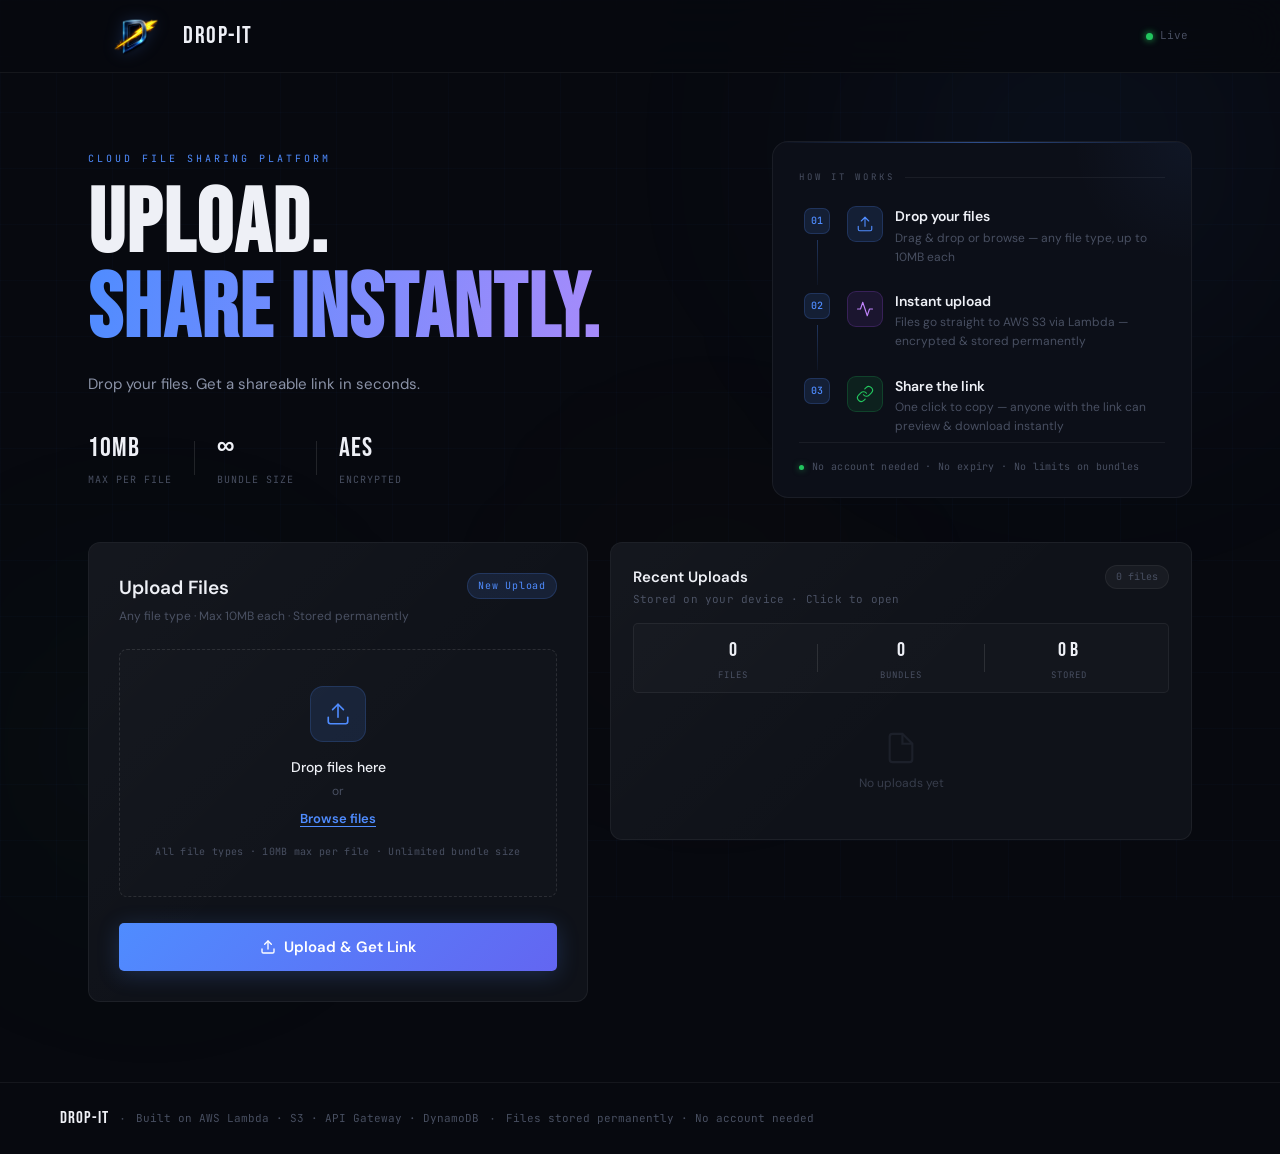
<file: frontend/index.html>
<!DOCTYPE html>
<html lang="en">
<head>
  <meta charset="UTF-8"/>
  <meta name="viewport" content="width=device-width, initial-scale=1.0"/>
  <title>Drop-IT — Serverless File Sharing</title>

  <!-- ── FAVICON — multiple sizes so tab icon is large & crisp ── -->
  <link rel="icon" type="image/x-icon"  href="favicon.ico"/>
  <link rel="icon" type="image/png" sizes="32x32"   href="favicon.ico"/>
  <link rel="icon" type="image/png" sizes="64x64"   href="favicon.ico"/>
  <link rel="icon" type="image/png" sizes="192x192" href="favicon-192.png"/>
  <link rel="icon" type="image/png" sizes="512x512" href="favicon-512.png"/>
  <link rel="apple-touch-icon" sizes="180x180"      href="favicon-180.png"/>
  <meta name="msapplication-TileImage" content="favicon-192.png"/>
  <meta name="theme-color" content="#07090f"/>

  <!-- ── FONTS ── -->
  <link rel="preconnect" href="https://fonts.googleapis.com">
  <link href="https://fonts.googleapis.com/css2?family=Bebas+Neue&family=DM+Sans:ital,wght@0,300;0,400;0,500;0,600;1,400&family=JetBrains+Mono:wght@400;500&display=swap" rel="stylesheet">
  <link rel="stylesheet" href="style.css"/>
</head>
<body>

  <!-- BACKGROUND -->
  <div class="bg-grid"></div>
  <div class="bg-glow g1"></div>
  <div class="bg-glow g2"></div>
  <div class="bg-glow g3"></div>

  <!-- NAV -->
  <nav class="navbar" id="navbar">
    <div class="nav-inner">
      <div class="nav-logo">
        <img src="logo.png" alt="Drop-It" class="nav-logo-img"/>
        <span class="logo-text">Drop-It</span>
      </div>
      <div class="nav-right">
        <span class="online-dot"></span>
        <span class="online-label">Live</span>
      </div>
    </div>
  </nav>

  <!-- HERO -->
  <section class="hero">
    <div class="hero-left">
      <p class="hero-eyebrow">CLOUD FILE SHARING PLATFORM</p>
      <h1 class="hero-title">Upload.<br/><em>Share instantly.</em></h1>
      <p class="hero-desc">Drop your files. Get a shareable link in seconds.</p>
      <div class="hero-stats">
        <div class="hstat"><span class="hstat-n">10MB</span><span class="hstat-l">Max per file</span></div>
        <div class="hstat-sep"></div>
        <div class="hstat"><span class="hstat-n">∞</span><span class="hstat-l">Bundle size</span></div>
        <div class="hstat-sep"></div>
        <div class="hstat"><span class="hstat-n">AES</span><span class="hstat-l">Encrypted</span></div>
      </div>
    </div>

    <!-- HOW IT WORKS -->
    <div class="hero-right">
      <p class="hiw-label">HOW IT WORKS</p>
      <div class="hiw-steps">

        <div class="hiw-step">
          <div class="hiw-step-left">
            <div class="hiw-num">01</div>
            <div class="hiw-line"></div>
          </div>
          <div class="hiw-body">
            <div class="hiw-icon-wrap">
              <svg width="18" height="18" viewBox="0 0 24 24" fill="none">
                <path d="M21 15v4a2 2 0 01-2 2H5a2 2 0 01-2-2v-4" stroke="currentColor" stroke-width="1.5" stroke-linecap="round"/>
                <polyline points="17 8 12 3 7 8" stroke="currentColor" stroke-width="1.5" stroke-linecap="round" stroke-linejoin="round"/>
                <line x1="12" y1="3" x2="12" y2="15" stroke="currentColor" stroke-width="1.5" stroke-linecap="round"/>
              </svg>
            </div>
            <div class="hiw-text">
              <span class="hiw-title">Drop your files</span>
              <span class="hiw-sub">Drag &amp; drop or browse — any file type, up to 10MB each</span>
            </div>
          </div>
        </div>

        <div class="hiw-step">
          <div class="hiw-step-left">
            <div class="hiw-num">02</div>
            <div class="hiw-line"></div>
          </div>
          <div class="hiw-body">
            <div class="hiw-icon-wrap" style="background:rgba(168,85,247,0.1);border-color:rgba(168,85,247,0.2);color:#c084fc">
              <svg width="18" height="18" viewBox="0 0 24 24" fill="none">
                <polyline points="22 12 18 12 15 21 9 3 6 12 2 12" stroke="currentColor" stroke-width="1.5" stroke-linecap="round" stroke-linejoin="round"/>
              </svg>
            </div>
            <div class="hiw-text">
              <span class="hiw-title">Instant upload</span>
              <span class="hiw-sub">Files go straight to AWS S3 via Lambda — encrypted &amp; stored permanently</span>
            </div>
          </div>
        </div>

        <div class="hiw-step">
          <div class="hiw-step-left">
            <div class="hiw-num">03</div>
            <div class="hiw-line hiw-line-last"></div>
          </div>
          <div class="hiw-body">
            <div class="hiw-icon-wrap" style="background:rgba(34,197,94,0.1);border-color:rgba(34,197,94,0.2);color:#22c55e">
              <svg width="18" height="18" viewBox="0 0 24 24" fill="none">
                <path d="M10 13a5 5 0 007.54.54l3-3a5 5 0 00-7.07-7.07l-1.72 1.71" stroke="currentColor" stroke-width="1.5" stroke-linecap="round"/>
                <path d="M14 11a5 5 0 00-7.54-.54l-3 3a5 5 0 007.07 7.07l1.71-1.71" stroke="currentColor" stroke-width="1.5" stroke-linecap="round"/>
              </svg>
            </div>
            <div class="hiw-text">
              <span class="hiw-title">Share the link</span>
              <span class="hiw-sub">One click to copy — anyone with the link can preview &amp; download instantly</span>
            </div>
          </div>
        </div>

      </div>

      <div class="hiw-footer">
        <span class="hiw-footer-dot"></span>
        <span class="hiw-footer-text">No account needed · No expiry · No limits on bundles</span>
      </div>
    </div>
  </section>

  <!-- MAIN -->
  <main class="main">
    <div class="layout">

      <!-- UPLOAD CARD -->
      <div class="card upload-card" id="uploadCard">
        <div class="card-head">
          <div>
            <h2 class="card-title">Upload Files</h2>
            <p class="card-sub">Any file type · Max 10MB each · Stored permanently</p>
          </div>
          <span class="card-tag">New Upload</span>
        </div>

        <!-- DROP ZONE -->
        <div class="dropzone" id="dropzone">
          <!-- EMPTY STATE -->
          <div class="dz-empty" id="dzEmpty">
            <div class="dz-icon-wrap">
              <svg width="26" height="26" viewBox="0 0 24 24" fill="none">
                <path d="M21 15v4a2 2 0 01-2 2H5a2 2 0 01-2-2v-4" stroke="currentColor" stroke-width="1.5" stroke-linecap="round"/>
                <polyline points="17 8 12 3 7 8" stroke="currentColor" stroke-width="1.5" stroke-linecap="round" stroke-linejoin="round"/>
                <line x1="12" y1="3" x2="12" y2="15" stroke="currentColor" stroke-width="1.5" stroke-linecap="round"/>
              </svg>
            </div>
            <p class="dz-main">Drop files here</p>
            <p class="dz-or">or</p>
            <label class="dz-browse" for="fileInput">Browse files</label>
            <input type="file" id="fileInput" multiple hidden/>
            <p class="dz-hint">All file types · 10MB max per file · Unlimited bundle size</p>
          </div>

          <!-- FILES SELECTED STATE -->
          <div class="dz-files" id="dzFiles" style="display:none">
            <div class="dz-files-header">
              <span class="dz-files-count" id="dzFilesCount">0 files selected</span>
              <button class="dz-clear-btn" id="dzClearBtn">Clear all</button>
            </div>
            <div class="dz-file-list" id="dzFileList"></div>
            <label class="dz-add-more" for="fileInput">
              <svg width="13" height="13" viewBox="0 0 24 24" fill="none">
                <line x1="12" y1="5" x2="12" y2="19" stroke="currentColor" stroke-width="2" stroke-linecap="round"/>
                <line x1="5" y1="12" x2="19" y2="12" stroke="currentColor" stroke-width="2" stroke-linecap="round"/>
              </svg>
              Add more files
            </label>
          </div>
        </div>

        <!-- PER-FILE VALIDATION ERRORS -->
        <div id="dzFileErrors"></div>

        <!-- ERROR -->
        <div class="error-strip" id="errorStrip" style="display:none">
          <svg width="15" height="15" viewBox="0 0 24 24" fill="none">
            <circle cx="12" cy="12" r="10" stroke="currentColor" stroke-width="1.5"/>
            <line x1="12" y1="8" x2="12" y2="12" stroke="currentColor" stroke-width="2" stroke-linecap="round"/>
            <line x1="12" y1="16" x2="12.01" y2="16" stroke="currentColor" stroke-width="2" stroke-linecap="round"/>
          </svg>
          <span id="errorMsg">Error</span>
        </div>

        <!-- UPLOAD BTN -->
        <button class="upload-btn" id="uploadBtn">
          <span id="btnNormal" class="btn-inner">
            <svg width="16" height="16" viewBox="0 0 24 24" fill="none">
              <path d="M21 15v4a2 2 0 01-2 2H5a2 2 0 01-2-2v-4" stroke="currentColor" stroke-width="2" stroke-linecap="round"/>
              <polyline points="17 8 12 3 7 8" stroke="currentColor" stroke-width="2" stroke-linecap="round" stroke-linejoin="round"/>
              <line x1="12" y1="3" x2="12" y2="15" stroke="currentColor" stroke-width="2" stroke-linecap="round"/>
            </svg>
            Upload &amp; Get Link
          </span>
          <span id="btnLoading" class="btn-inner" style="display:none">
            <span class="spin"></span> Uploading...
          </span>
        </button>

        <!-- PROGRESS -->
        <div class="progress-area" id="progressArea" style="display:none">
          <div class="prog-row">
            <span class="prog-label" id="progLabel">Uploading...</span>
            <span class="prog-pct" id="progPct">0%</span>
          </div>
          <div class="prog-track"><div class="prog-fill" id="progFill"></div></div>
          <div class="prog-files-status" id="progFilesStatus"></div>
        </div>

        <!-- SUCCESS LINE -->
        <div class="success-line" id="successLine" style="display:none">
          <svg width="14" height="14" viewBox="0 0 24 24" fill="none">
            <polyline points="20 6 9 17 4 12" stroke="currentColor" stroke-width="2.5" stroke-linecap="round" stroke-linejoin="round"/>
          </svg>
          Upload complete — links ready below
        </div>
      </div>

      <!-- RIGHT PANEL -->
      <div class="right-panel">

        <!-- RESULT CARD -->
        <div class="card result-card" id="resultCard" style="display:none">
          <div class="result-head">
            <div class="result-check">
              <svg width="18" height="18" viewBox="0 0 24 24" fill="none">
                <polyline points="20 6 9 17 4 12" stroke="currentColor" stroke-width="2.5" stroke-linecap="round" stroke-linejoin="round"/>
              </svg>
            </div>
            <div>
              <h3 class="result-title">Upload Successful!</h3>
              <p class="result-sub" id="resultSub">Your files are ready to share</p>
            </div>
          </div>

          <!-- BUNDLE LINK -->
          <div id="bundleLinkWrap" style="display:none">
            <p class="link-section-label">
              <svg width="13" height="13" viewBox="0 0 24 24" fill="none">
                <path d="M22 19a2 2 0 01-2 2H4a2 2 0 01-2-2V5a2 2 0 012-2h5l2 3h9a2 2 0 012 2z" stroke="currentColor" stroke-width="1.5"/>
              </svg>
              Full Bundle Link
            </p>
            <div class="link-card" id="bundleLinkBox">
              <div class="link-card-left">
                <div class="link-card-icon">
                  <svg width="14" height="14" viewBox="0 0 24 24" fill="none">
                    <path d="M10 13a5 5 0 007.54.54l3-3a5 5 0 00-7.07-7.07l-1.72 1.71" stroke="currentColor" stroke-width="1.5" stroke-linecap="round"/>
                    <path d="M14 11a5 5 0 00-7.54-.54l-3 3a5 5 0 007.07 7.07l1.71-1.71" stroke="currentColor" stroke-width="1.5" stroke-linecap="round"/>
                  </svg>
                </div>
                <div class="link-card-text">
                  <span class="link-card-label">Share all files</span>
                  <span class="link-card-hint" id="bundleUrlHint">Ready to copy</span>
                </div>
              </div>
              <button class="link-copy-btn" id="bundleCopyBtn">
                <svg width="14" height="14" viewBox="0 0 24 24" fill="none" id="bundleCopyIcon">
                  <rect x="9" y="9" width="13" height="13" rx="2" stroke="currentColor" stroke-width="1.5"/>
                  <path d="M5 15H4a2 2 0 01-2-2V4a2 2 0 012-2h9a2 2 0 012 2v1" stroke="currentColor" stroke-width="1.5"/>
                </svg>
                <span id="bundleCopyText">Copy Link</span>
              </button>
            </div>
          </div>

          <!-- INDIVIDUAL FILE LINKS -->
          <div id="fileLinksWrap">
            <p class="link-section-label" id="fileLinksLabel">
              <svg width="13" height="13" viewBox="0 0 24 24" fill="none">
                <path d="M13 2H6a2 2 0 00-2 2v16a2 2 0 002 2h12a2 2 0 002-2V9z" stroke="currentColor" stroke-width="1.5"/>
                <polyline points="13 2 13 9 20 9" stroke="currentColor" stroke-width="1.5"/>
              </svg>
              File Links
            </p>
            <div class="file-links-list" id="fileLinksList"></div>
          </div>

          <div class="result-meta-row">
            <span class="meta-pill">
              <svg width="11" height="11" viewBox="0 0 24 24" fill="none">
                <path d="M12 22s8-4 8-10V5l-8-3-8 3v7c0 6 8 10 8 10z" stroke="currentColor" stroke-width="1.5" stroke-linecap="round" stroke-linejoin="round"/>
              </svg>
              Stored permanently
            </span>
            <span class="meta-pill">
              <svg width="11" height="11" viewBox="0 0 24 24" fill="none">
                <rect x="3" y="11" width="18" height="11" rx="2" stroke="currentColor" stroke-width="1.5"/>
                <path d="M7 11V7a5 5 0 0110 0v4" stroke="currentColor" stroke-width="1.5" stroke-linecap="round"/>
              </svg>
              AES Encrypted
            </span>
          </div>

          <button class="new-upload-btn" id="newUploadBtn">Upload more files</button>
        </div>

        <!-- RECENT UPLOADS -->
        <div class="card recent-card" id="recentCard">
          <div class="recent-head">
            <div class="recent-head-left">
              <h3 class="recent-title">Recent Uploads</h3>
              <p class="recent-sub">Stored on your device · Click to open</p>
            </div>
            <span class="recent-badge" id="recentBadge">0 files</span>
          </div>

          <!-- STATS BAR -->
          <div class="recent-stats" id="recentStats">
            <div class="rs-item">
              <span class="rs-val" id="rsFiles">0</span>
              <span class="rs-label">Files</span>
            </div>
            <div class="rs-div"></div>
            <div class="rs-item">
              <span class="rs-val" id="rsBundles">0</span>
              <span class="rs-label">Bundles</span>
            </div>
            <div class="rs-div"></div>
            <div class="rs-item">
              <span class="rs-val" id="rsSize">0 KB</span>
              <span class="rs-label">Stored</span>
            </div>
          </div>

          <div class="recent-body" id="recentBody">
            <!-- skeleton / empty / items injected here -->
          </div>
        </div>

      </div>
    </div>
  </main>

  <!-- FOOTER -->
  <footer class="footer">
    <div class="footer-inner">
      <span class="footer-brand">Drop-It</span>
      <span class="footer-sep">·</span>
      <span class="footer-info">Built on AWS Lambda · S3 · API Gateway · DynamoDB</span>
      <span class="footer-sep">·</span>
      <span class="footer-info">Files stored permanently · No account needed</span>
    </div>
  </footer>

  <script src="script.js"></script>
</body>
</html>
</file>
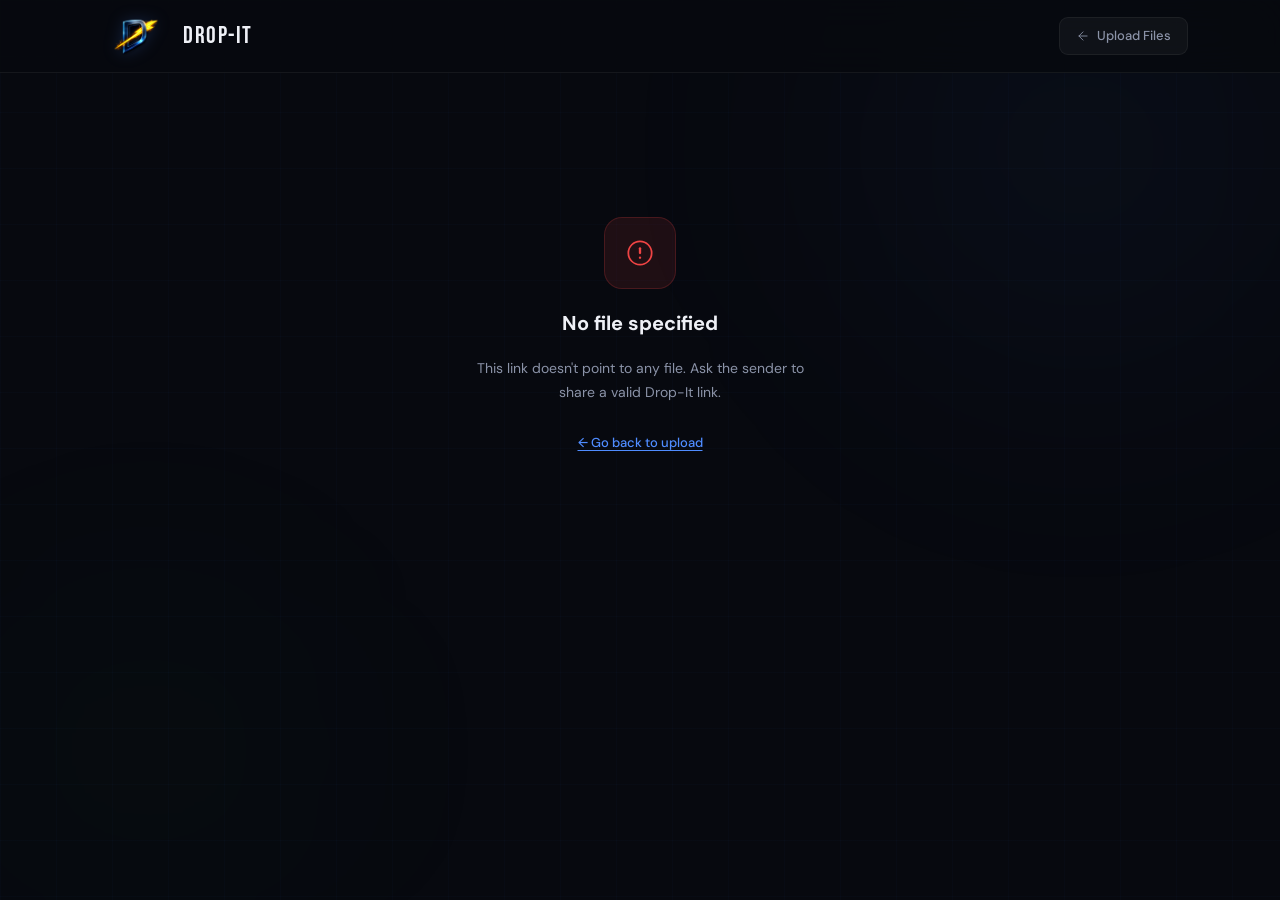
<file: frontend/preview.html>
<!DOCTYPE html>
<html lang="en">
<head>
  <meta charset="UTF-8"/>
  <meta name="viewport" content="width=device-width, initial-scale=1.0"/>
  <title>Drop-It — Preview</title>

  <!-- ── FAVICON — all sizes ── -->
  <link rel="icon" type="image/x-icon"  href="favicon.ico"/>
  <link rel="icon" type="image/png" sizes="32x32"   href="favicon.ico"/>
  <link rel="icon" type="image/png" sizes="64x64"   href="favicon.ico"/>
  <link rel="icon" type="image/png" sizes="192x192" href="favicon-192.png"/>
  <link rel="icon" type="image/png" sizes="512x512" href="favicon-512.png"/>
  <link rel="apple-touch-icon" sizes="180x180"      href="favicon-180.png"/>
  <meta name="msapplication-TileImage" content="favicon-192.png"/>
  <meta name="theme-color" content="#07090f"/>

  <link rel="preconnect" href="https://fonts.googleapis.com">
  <link href="https://fonts.googleapis.com/css2?family=Bebas+Neue&family=DM+Sans:wght@300;400;500;600;700&family=JetBrains+Mono:wght@400;500&display=swap" rel="stylesheet">
  <style>
    :root {
      --bg:#07090f; --surface:#0c0f18; --card:#0f1219; --card-hover:#111622;
      --border:rgba(255,255,255,0.06); --border-lit:rgba(255,255,255,0.12);
      --accent:#4f8cff; --accent-dim:rgba(79,140,255,0.12); --accent-glow:rgba(79,140,255,0.25);
      --green:#22c55e; --green-dim:rgba(34,197,94,0.12); --green-glow:rgba(34,197,94,0.25);
      --amber:#f59e0b; --amber-dim:rgba(245,158,11,0.12);
      --red:#ef4444; --red-dim:rgba(239,68,68,0.1);
      --text:#eef0f6; --text-2:#8b93a8; --text-3:#484f61;
      --font-d:'Bebas Neue',sans-serif;
      --font-b:'DM Sans',sans-serif;
      --font-m:'JetBrains Mono',monospace;
      --r:14px; --r-sm:9px; --r-xs:6px;
      --ease:cubic-bezier(0.4,0,0.2,1);
    }
    *,*::before,*::after{margin:0;padding:0;box-sizing:border-box;}
    html{scroll-behavior:smooth;}
    body{background:var(--bg);color:var(--text);font-family:var(--font-b);font-size:15px;line-height:1.6;min-height:100vh;-webkit-font-smoothing:antialiased;overflow-x:hidden;}

    /* ── BACKGROUND ── */
    .bg-grid{position:fixed;inset:0;z-index:0;pointer-events:none;
      background-image:linear-gradient(rgba(79,140,255,0.022) 1px,transparent 1px),linear-gradient(90deg,rgba(79,140,255,0.022) 1px,transparent 1px);
      background-size:56px 56px;}
    .bg-glow{position:fixed;border-radius:50%;filter:blur(120px);pointer-events:none;z-index:0;}
    .g1{width:700px;height:700px;top:-200px;right:-150px;background:radial-gradient(circle,rgba(79,140,255,0.06) 0%,transparent 70%);}
    .g2{width:500px;height:500px;bottom:-100px;left:-100px;background:radial-gradient(circle,rgba(34,197,94,0.035) 0%,transparent 70%);}

    /* ── NAV ── */
    .navbar{position:sticky;top:0;z-index:200;background:rgba(7,9,15,0.9);backdrop-filter:blur(24px);border-bottom:1px solid var(--border);}
    .nav-inner{max-width:1160px;margin:0 auto;padding:0 32px;height:72px;display:flex;align-items:center;gap:16px;}
    .nav-logo{display:flex;align-items:center;gap:4px;text-decoration:none;color:var(--text);}
    .nav-logo-img{height:58px;width:auto;object-fit:contain;filter:brightness(1.08) drop-shadow(0 0 8px rgba(79,140,255,0.18));transition:filter .25s ease,transform .25s ease;}
    .nav-logo:hover .nav-logo-img{filter:brightness(1.2) drop-shadow(0 0 16px rgba(250,200,0,0.4));transform:scale(1.05);}
    .logo-text{font-family:var(--font-d);font-size:24px;letter-spacing:1.5px;}
    .nav-tags{display:flex;gap:6px;margin-left:4px;}
    .nav-tag{font-family:var(--font-m);font-size:9px;letter-spacing:1px;padding:3px 8px;border-radius:100px;background:rgba(255,255,255,0.04);border:1px solid var(--border);color:var(--text-3);text-transform:uppercase;}
    .nav-right{margin-left:auto;display:flex;align-items:center;gap:10px;}
    .nav-back{display:flex;align-items:center;gap:7px;padding:8px 16px;border-radius:var(--r-sm);background:rgba(255,255,255,0.04);border:1px solid var(--border);color:var(--text-2);font-size:13px;font-weight:500;cursor:pointer;text-decoration:none;transition:all .18s var(--ease);}
    .nav-back:hover{background:rgba(255,255,255,0.08);color:var(--text);border-color:var(--border-lit);}

    /* ── MAIN ── */
    .main{max-width:1160px;margin:0 auto;padding:44px 32px 100px;position:relative;z-index:1;}

    /* ── LOADING / ERROR ── */
    .state-center{display:flex;flex-direction:column;align-items:center;justify-content:center;gap:18px;padding:100px 20px;text-align:center;}
    .state-icon{width:72px;height:72px;border-radius:18px;display:flex;align-items:center;justify-content:center;}
    .state-icon.loading{background:var(--accent-dim);border:1px solid rgba(79,140,255,0.2);color:var(--accent);}
    .state-icon.error{background:var(--red-dim);border:1px solid rgba(239,68,68,0.2);color:var(--red);}
    .state-title{font-size:20px;font-weight:700;}
    .state-sub{font-size:14px;color:var(--text-2);max-width:340px;line-height:1.7;}
    .spin{width:26px;height:26px;border:2.5px solid rgba(79,140,255,0.25);border-top-color:var(--accent);border-radius:50%;animation:spin .8s linear infinite;}
    @keyframes spin{to{transform:rotate(360deg)}}

    /* ── BUNDLE HEADER ── */
    .bundle-wrap{animation:fade-up .5s ease both;}
    .bundle-header{
      display:flex;align-items:flex-start;justify-content:space-between;
      gap:24px;margin-bottom:32px;flex-wrap:wrap;
      padding:28px 32px;border-radius:var(--r);
      background:linear-gradient(135deg,rgba(79,140,255,0.05) 0%,rgba(99,102,241,0.03) 100%);
      border:1px solid rgba(79,140,255,0.12);
      position:relative;overflow:hidden;
    }
    .bundle-header::before{
      content:'';position:absolute;top:0;left:0;right:0;height:1px;
      background:linear-gradient(90deg,transparent,rgba(79,140,255,0.4),transparent);
    }
    .bundle-eyebrow{font-family:var(--font-m);font-size:10px;letter-spacing:2.5px;color:var(--accent);text-transform:uppercase;margin-bottom:10px;display:flex;align-items:center;gap:8px;}
    .bundle-eyebrow::before{content:'';width:18px;height:1px;background:var(--accent);opacity:.6;}
    .bundle-title{font-family:var(--font-d);font-size:44px;letter-spacing:1.5px;margin-bottom:8px;line-height:1;}
    .bundle-stats{display:flex;align-items:center;gap:20px;flex-wrap:wrap;}
    .bundle-stat{display:flex;align-items:center;gap:7px;font-size:13px;color:var(--text-2);}
    .bundle-stat-dot{width:5px;height:5px;border-radius:50%;background:var(--accent);opacity:.5;}
    .bundle-actions{display:flex;gap:10px;flex-wrap:wrap;flex-shrink:0;align-items:flex-start;}

    /* ── DOWNLOAD ALL BTN ── */
    .btn-dl-all{
      display:flex;align-items:center;gap:9px;
      padding:13px 24px;border-radius:var(--r-sm);
      background:linear-gradient(135deg,#22c55e,#16a34a);
      border:none;color:#fff;font-size:14px;font-weight:700;
      cursor:pointer;font-family:var(--font-b);white-space:nowrap;
      box-shadow:0 4px 24px rgba(34,197,94,0.28);
      transition:all .22s var(--ease);
    }
    .btn-dl-all:hover{transform:translateY(-2px);box-shadow:0 8px 32px rgba(34,197,94,0.4);}
    .btn-dl-all:active{transform:translateY(0);}
    .btn-dl-all.loading-all{opacity:.75;cursor:not-allowed;transform:none!important;}

    /* download progress bar for download all */
    .dl-progress-wrap{margin-top:12px;display:none;}
    .dl-progress-wrap.visible{display:block;}
    .dl-progress-bar-bg{height:3px;background:rgba(255,255,255,0.06);border-radius:2px;overflow:hidden;}
    .dl-progress-bar-fill{height:100%;background:var(--green);border-radius:2px;transition:width .3s var(--ease);width:0%;}
    .dl-progress-label{font-family:var(--font-m);font-size:10px;color:var(--text-3);margin-top:5px;}

    /* ── FILE GRID ── */
    .file-grid{display:flex;flex-direction:column;gap:8px;}

    .file-row{
      display:flex;align-items:center;gap:16px;
      padding:18px 20px;border-radius:var(--r);
      background:var(--card);border:1px solid var(--border);
      cursor:pointer;transition:all .2s var(--ease);
      animation:fade-up .4s ease both;
      position:relative;overflow:hidden;
    }
    .file-row::after{
      content:'';position:absolute;left:0;top:0;bottom:0;
      width:3px;background:var(--accent);border-radius:0 2px 2px 0;
      transform:scaleY(0);transition:transform .2s var(--ease);transform-origin:center;
    }
    .file-row:hover{border-color:rgba(79,140,255,0.28);background:var(--card-hover);}
    .file-row:hover::after{transform:scaleY(1);}
    .file-row:hover .file-row-name{color:var(--accent);}
    .file-row.preview-open{border-color:rgba(79,140,255,0.35);background:var(--card-hover);}
    .file-row.preview-open::after{transform:scaleY(1);}

    /* ext badge */
    .fr-ext{
      width:46px;height:46px;border-radius:11px;flex-shrink:0;
      display:flex;align-items:center;justify-content:center;
      font-family:var(--font-m);font-size:9px;font-weight:500;
      text-transform:uppercase;letter-spacing:.5px;
    }
    .fr-ext.img{background:rgba(79,140,255,0.12);border:1px solid rgba(79,140,255,0.2);color:#60a5fa;}
    .fr-ext.vid{background:rgba(239,68,68,0.1);border:1px solid rgba(239,68,68,0.2);color:#f87171;}
    .fr-ext.aud{background:rgba(168,85,247,0.1);border:1px solid rgba(168,85,247,0.2);color:#c084fc;}
    .fr-ext.pdf{background:rgba(239,68,68,0.1);border:1px solid rgba(239,68,68,0.2);color:#f87171;}
    .fr-ext.doc{background:rgba(59,130,246,0.1);border:1px solid rgba(59,130,246,0.2);color:#93c5fd;}
    .fr-ext.cod{background:rgba(34,197,94,0.1);border:1px solid rgba(34,197,94,0.2);color:#86efac;}
    .fr-ext.def{background:var(--accent-dim);border:1px solid rgba(79,140,255,0.18);color:var(--accent);}

    .fr-info{flex:1;min-width:0;}
    .file-row-name{display:block;font-size:14px;font-weight:600;color:var(--text);white-space:nowrap;overflow:hidden;text-overflow:ellipsis;margin-bottom:4px;transition:color .18s;}
    .file-row-meta{display:flex;align-items:center;gap:12px;}
    .file-row-size{font-family:var(--font-m);font-size:11px;color:var(--text-3);}
    .file-row-tag{font-family:var(--font-m);font-size:10px;padding:2px 8px;border-radius:100px;background:rgba(255,255,255,0.04);border:1px solid var(--border);color:var(--text-3);}
    .file-row-hint{font-size:11px;color:var(--text-3);display:flex;align-items:center;gap:5px;}

    .fr-actions{display:flex;align-items:center;gap:8px;flex-shrink:0;}

    /* copy btn */
    .fr-copy-btn{
      display:flex;align-items:center;gap:6px;padding:9px 15px;
      border-radius:var(--r-sm);font-size:12px;font-weight:500;
      cursor:pointer;font-family:var(--font-b);transition:all .18s var(--ease);
      white-space:nowrap;background:var(--accent-dim);
      border:1px solid rgba(79,140,255,0.22);color:var(--accent);
    }
    .fr-copy-btn:hover{background:rgba(79,140,255,0.2);border-color:rgba(79,140,255,0.4);}
    .fr-copy-btn.copied{background:var(--green-dim);border-color:rgba(34,197,94,0.25);color:var(--green);}

    /* download btn — per file */
    .fr-dl-btn{
      display:flex;align-items:center;gap:7px;padding:9px 16px;
      border-radius:var(--r-sm);font-size:12px;font-weight:600;
      cursor:pointer;font-family:var(--font-b);transition:all .18s var(--ease);
      white-space:nowrap;background:var(--green-dim);
      border:1px solid rgba(34,197,94,0.22);color:var(--green);
      position:relative;overflow:hidden;
    }
    .fr-dl-btn:hover{background:rgba(34,197,94,0.2);border-color:rgba(34,197,94,0.4);transform:translateY(-1px);}
    .fr-dl-btn:active{transform:translateY(0);}
    .fr-dl-btn.downloading{opacity:.7;cursor:not-allowed;}
    .fr-dl-btn.done{background:rgba(34,197,94,0.25);border-color:rgba(34,197,94,0.5);color:var(--green);}

    /* download shimmer */
    .fr-dl-btn .shimmer{
      position:absolute;inset:0;
      background:linear-gradient(90deg,transparent 0%,rgba(255,255,255,0.08) 50%,transparent 100%);
      transform:translateX(-100%);
    }
    .fr-dl-btn.downloading .shimmer{animation:shimmer 1s ease infinite;}
    @keyframes shimmer{to{transform:translateX(100%)}}

    /* ── INLINE PREVIEW ── */
    .inline-preview-panel{
      border-radius:var(--r);border:1px solid rgba(79,140,255,0.25);
      background:var(--card);overflow:hidden;
      animation:panel-in .28s cubic-bezier(0.34,1.2,0.64,1) both;
      margin-top:6px;
    }
    @keyframes panel-in{from{opacity:0;transform:scaleY(.94);transform-origin:top}to{opacity:1;transform:scaleY(1)}}
    .inline-preview-header{
      display:flex;align-items:center;justify-content:space-between;
      padding:12px 18px;
      background:rgba(79,140,255,0.05);
      border-bottom:1px solid rgba(79,140,255,0.12);
    }
    .iph-left{display:flex;align-items:center;gap:10px;min-width:0;flex:1;}
    .iph-dot{width:8px;height:8px;border-radius:50%;background:var(--accent);flex-shrink:0;animation:pulse 2s ease infinite;}
    @keyframes pulse{0%,100%{opacity:1;transform:scale(1)}50%{opacity:.5;transform:scale(.8)}}
    .inline-preview-title{font-size:13px;font-weight:600;color:var(--text);white-space:nowrap;overflow:hidden;text-overflow:ellipsis;}
    .iph-right{display:flex;align-items:center;gap:8px;flex-shrink:0;margin-left:12px;}
    .iph-dl-btn{
      display:flex;align-items:center;gap:5px;padding:6px 12px;
      border-radius:var(--r-xs);font-size:11px;font-weight:500;
      cursor:pointer;font-family:var(--font-b);
      background:var(--green-dim);border:1px solid rgba(34,197,94,0.22);color:var(--green);
      transition:all .15s;
    }
    .iph-dl-btn:hover{background:rgba(34,197,94,0.2);}
    .inline-close{background:none;border:none;cursor:pointer;color:var(--text-3);font-size:20px;line-height:1;padding:0 2px;transition:color .15s;}
    .inline-close:hover{color:var(--text);}
    .inline-preview-body iframe,.inline-preview-body img,.inline-preview-body video,.inline-preview-body audio{display:block;width:100%;border:none;}
    .inline-preview-body img{max-height:58vh;object-fit:contain;background:#000;}
    .inline-preview-body video{max-height:58vh;background:#000;}
    .inline-preview-body iframe{height:58vh;}
    .inline-preview-body audio{padding:24px;}
    .inline-preview-body .text-preview{max-height:58vh;}

    /* ── SINGLE FILE VIEW ── */
    .single-wrap{animation:fade-up .5s ease both;}
    .single-hero{
      display:flex;align-items:flex-start;gap:22px;
      padding:32px;border-radius:var(--r);
      background:linear-gradient(135deg,rgba(79,140,255,0.05),rgba(99,102,241,0.03));
      border:1px solid rgba(79,140,255,0.12);
      margin-bottom:24px;position:relative;overflow:hidden;
    }
    .single-hero::before{content:'';position:absolute;top:0;left:0;right:0;height:1px;background:linear-gradient(90deg,transparent,rgba(79,140,255,0.4),transparent);}
    .single-file-icon{
      width:64px;height:64px;border-radius:14px;flex-shrink:0;
      display:flex;align-items:center;justify-content:center;
      background:var(--accent-dim);border:1px solid rgba(79,140,255,0.22);color:var(--accent);
    }
    .single-info{flex:1;min-width:0;}
    .single-eyebrow{font-family:var(--font-m);font-size:10px;letter-spacing:2px;color:var(--text-3);text-transform:uppercase;margin-bottom:8px;display:flex;align-items:center;gap:8px;}
    .single-eyebrow::before{content:'';width:16px;height:1px;background:var(--text-3);}
    .single-name{font-size:24px;font-weight:700;color:var(--text);word-break:break-word;margin-bottom:8px;line-height:1.3;}
    .single-badges{display:flex;align-items:center;gap:8px;flex-wrap:wrap;}
    .single-badge{font-family:var(--font-m);font-size:10px;padding:3px 10px;border-radius:100px;background:rgba(255,255,255,0.04);border:1px solid var(--border);color:var(--text-3);}
    .single-badge.green{background:var(--green-dim);border-color:rgba(34,197,94,0.2);color:var(--green);}
    .single-badge.blue{background:var(--accent-dim);border-color:rgba(79,140,255,0.2);color:var(--accent);}

    .single-actions{display:flex;gap:12px;flex-wrap:wrap;margin-bottom:24px;}
    .btn-dl-single{
      display:flex;align-items:center;gap:10px;
      padding:14px 28px;border-radius:var(--r-sm);
      background:linear-gradient(135deg,var(--green),#16a34a);
      border:none;color:#fff;font-size:15px;font-weight:700;
      cursor:pointer;font-family:var(--font-b);
      box-shadow:0 4px 24px rgba(34,197,94,0.25);
      transition:all .22s var(--ease);position:relative;overflow:hidden;
    }
    .btn-dl-single:hover{transform:translateY(-2px);box-shadow:0 8px 32px rgba(34,197,94,0.38);}
    .btn-dl-single:active{transform:translateY(0);}
    .btn-dl-single.downloading{opacity:.75;cursor:not-allowed;transform:none!important;}
    .btn-dl-single .shimmer{position:absolute;inset:0;background:linear-gradient(90deg,transparent,rgba(255,255,255,0.12),transparent);transform:translateX(-100%);}
    .btn-dl-single.downloading .shimmer{animation:shimmer 1s ease infinite;}

    .btn-copy-link{
      display:flex;align-items:center;gap:8px;padding:14px 22px;
      border-radius:var(--r-sm);background:var(--accent-dim);
      border:1px solid rgba(79,140,255,0.22);color:var(--accent);
      font-size:14px;font-weight:500;cursor:pointer;font-family:var(--font-b);
      transition:all .2s var(--ease);
    }
    .btn-copy-link:hover{background:rgba(79,140,255,0.2);border-color:rgba(79,140,255,0.4);}
    .btn-copy-link.copied{background:var(--green-dim);border-color:rgba(34,197,94,0.25);color:var(--green);}

    /* ── PREVIEW PANE ── */
    .preview-pane{border-radius:var(--r);border:1px solid var(--border);background:var(--card);overflow:hidden;min-height:300px;}
    .preview-pane-header{display:flex;align-items:center;justify-content:space-between;padding:12px 18px;border-bottom:1px solid var(--border);background:rgba(255,255,255,0.02);}
    .pph-title{font-family:var(--font-m);font-size:11px;color:var(--text-3);letter-spacing:.5px;text-transform:uppercase;}
    .preview-pane iframe,.preview-pane img,.preview-pane video,.preview-pane audio{display:block;width:100%;border:none;}
    .preview-pane img{max-height:70vh;object-fit:contain;background:#000;}
    .preview-pane video{max-height:70vh;background:#000;}
    .preview-pane audio{padding:32px;width:100%;}
    .preview-pane iframe{height:70vh;}

    /* text preview */
    .text-preview{padding:26px;font-family:var(--font-m);font-size:12.5px;color:var(--text-2);line-height:1.9;white-space:pre-wrap;word-break:break-word;max-height:70vh;overflow-y:auto;}
    .text-preview::-webkit-scrollbar{width:4px;}
    .text-preview::-webkit-scrollbar-thumb{background:var(--border-lit);border-radius:2px;}

    /* no preview */
    .no-preview{display:flex;flex-direction:column;align-items:center;justify-content:center;gap:16px;padding:70px 28px;text-align:center;}
    .no-preview-icon{width:68px;height:68px;border-radius:16px;background:rgba(255,255,255,0.03);border:1px solid var(--border);display:flex;align-items:center;justify-content:center;color:var(--text-3);}
    .no-preview-title{font-size:17px;font-weight:600;color:var(--text);}
    .no-preview-sub{font-size:13px;color:var(--text-3);max-width:280px;line-height:1.7;}

    /* ── TOAST ── */
    .ns-toast{position:fixed;top:70px;right:20px;z-index:9999;display:flex;align-items:center;gap:10px;padding:13px 16px;border-radius:10px;max-width:340px;font-family:var(--font-b);font-size:13px;font-weight:500;line-height:1.4;box-shadow:0 8px 32px rgba(0,0,0,0.45);backdrop-filter:blur(14px);animation:toast-in .3s cubic-bezier(0.34,1.56,0.64,1) forwards;}
    .toast-icon{width:20px;height:20px;border-radius:50%;display:flex;align-items:center;justify-content:center;flex-shrink:0;font-size:11px;}
    @keyframes toast-in{from{opacity:0;transform:translateX(20px) scale(.95)}to{opacity:1;transform:none}}
    @keyframes toast-out{from{opacity:1;transform:none}to{opacity:0;transform:translateX(20px)}}

    @keyframes fade-up{from{opacity:0;transform:translateY(16px)}to{opacity:1;transform:none}}
    :focus-visible{outline:2px solid var(--accent);outline-offset:3px;border-radius:4px;}
    ::-webkit-scrollbar{width:5px;}
    ::-webkit-scrollbar-thumb{background:var(--border-lit);border-radius:3px;}

    @media(max-width:680px){
      .main{padding:24px 16px 72px;}
      .bundle-header{padding:20px;flex-direction:column;gap:16px;}
      .bundle-title{font-size:34px;}
      .fr-actions{flex-wrap:wrap;gap:6px;}
      .fr-copy-btn,.fr-dl-btn{flex:1;justify-content:center;padding:9px 12px;}
      .single-actions{flex-direction:column;}
      .btn-dl-single,.btn-copy-link{justify-content:center;}
      .single-hero{flex-direction:column;gap:16px;}
      .nav-tags{display:none;}
    }
  </style>
</head>
<body>
  <div class="bg-grid"></div>
  <div class="bg-glow g1"></div>
  <div class="bg-glow g2"></div>

  <nav class="navbar">
    <div class="nav-inner">
      <a class="nav-logo" href="index.html">
        <img src="logo.png" alt="Drop-It" class="nav-logo-img"/>
        <span class="logo-text">Drop-It</span>
      </a>
      <div class="nav-right">
        <a class="nav-back" href="index.html">
          <svg width="14" height="14" viewBox="0 0 24 24" fill="none">
            <path d="M19 12H5M12 5l-7 7 7 7" stroke="currentColor" stroke-width="1.5" stroke-linecap="round" stroke-linejoin="round"/>
          </svg>
          Upload Files
        </a>
      </div>
    </div>
  </nav>

  <main class="main" id="main">
    <div class="state-center">
      <div class="state-icon loading"><div class="spin"></div></div>
      <p class="state-title">Loading your file</p>
      <p class="state-sub">Fetching from cloud storage...</p>
    </div>
  </main>

<script>
const API_BASE = "https://svzju8smoa.execute-api.ap-south-1.amazonaws.com/prod/upload";
const mainEl   = document.getElementById("main");

/* ── UTILS ────────────────────────────────────────── */
function escH(s){return String(s).replace(/&/g,"&amp;").replace(/</g,"&lt;").replace(/>/g,"&gt;").replace(/"/g,"&quot;");}
function formatSize(b){if(!b||b===0)return"—";if(b<1024)return b+" B";if(b<1048576)return(b/1024).toFixed(1)+" KB";return(b/1048576).toFixed(2)+" MB";}
function getExt(n){if(!n)return"FILE";const p=n.split(".");return p.length>=2?p[p.length-1].toUpperCase():"FILE";}

function extClass(name){
  const e=getExt(name).toLowerCase();
  if(/^(jpg|jpeg|png|gif|webp|svg)$/.test(e))return"img";
  if(/^(mp4|webm|ogg|mov|avi)$/.test(e))return"vid";
  if(/^(mp3|wav|aac|flac|ogg)$/.test(e))return"aud";
  if(e==="pdf")return"pdf";
  if(/^(doc|docx|xls|xlsx|ppt|pptx)$/.test(e))return"doc";
  if(/^(js|ts|py|java|c|cpp|h|html|css|json|xml|sh|yaml|yml|md)$/.test(e))return"cod";
  return"def";
}

function isImage(n){return/\.(jpg|jpeg|png|gif|webp|svg)$/i.test(n);}
function isVideo(n){return/\.(mp4|webm|ogg|mov)$/i.test(n);}
function isAudio(n){return/\.(mp3|wav|ogg|aac|flac)$/i.test(n);}
function isPdf(n)  {return/\.pdf$/i.test(n);}
function isText(n) {return/\.(txt|md|csv|json|js|ts|html|css|xml|log|sh|py|java|c|cpp|h|yaml|yml|ini|toml)$/i.test(n);}
function canPreview(n){return isImage(n)||isVideo(n)||isAudio(n)||isPdf(n)||isText(n);}

/* ── TOAST ─────────────────────────────────────────── */
function toast(msg, type="info"){
  document.querySelectorAll(".ns-toast").forEach(t=>t.remove());
  const cfg={
    success:{bg:"#0a1a0d",bdr:"rgba(34,197,94,.3)",tx:"#86efac",ic:"✓",icbg:"rgba(34,197,94,.2)"},
    error:  {bg:"#1a0a0a",bdr:"rgba(239,68,68,.3)",tx:"#fca5a5",ic:"✕",icbg:"rgba(239,68,68,.2)"},
    info:   {bg:"#080e1c",bdr:"rgba(79,140,255,.3)",tx:"#93c5fd",ic:"↓",icbg:"rgba(79,140,255,.2)"},
  };
  const c=cfg[type]||cfg.info;
  const el=document.createElement("div");
  el.className="ns-toast";
  el.style.cssText=`background:${c.bg};border:1px solid ${c.bdr};color:${c.tx}`;
  el.innerHTML=`<div class="toast-icon" style="background:${c.icbg};color:${c.tx}">${c.ic}</div><span style="flex:1">${msg}</span><button onclick="this.parentElement.remove()" style="background:none;border:none;cursor:pointer;color:${c.tx};opacity:.4;font-size:18px;padding:0;line-height:1;margin-left:6px">×</button>`;
  document.body.appendChild(el);
  setTimeout(()=>{if(!el.parentElement)return;el.style.animation="toast-out .25s ease forwards";setTimeout(()=>el.remove(),260);},4000);
}

/* ── COPY ───────────────────────────────────────────── */
function copyUrl(url, btn){
  navigator.clipboard.writeText(url).then(()=>{
    const orig=btn.innerHTML;
    btn.classList.add("copied");
    btn.innerHTML=`<svg width="13" height="13" viewBox="0 0 24 24" fill="none"><polyline points="20 6 9 17 4 12" stroke="currentColor" stroke-width="2.5" stroke-linecap="round" stroke-linejoin="round"/></svg> Copied!`;
    toast("Link copied to clipboard!","success");
    setTimeout(()=>{btn.classList.remove("copied");btn.innerHTML=orig;},2400);
  }).catch(()=>toast("Could not copy — try manually.","error"));
}

/* ── DOWNLOAD ───────────────────────────────────────── */
// Strategy: fetch → blob → <a download> — works for cross-origin S3 files
// NO window.open fallback — that causes files to open in new tabs instead of downloading.
// If fetch fails, show an error toast only.

async function downloadFile(url, name, btn){
  const origHtml = btn ? btn.innerHTML : null;

  // ── with button (single file click) ──────────────────
  if(btn){
    if(btn.dataset.downloading==="1") return;
    btn.dataset.downloading="1";
    btn.classList.add("downloading");
    btn.innerHTML=`<div class="shimmer"></div><svg width="13" height="13" viewBox="0 0 24 24" fill="none" style="animation:spin .8s linear infinite"><circle cx="12" cy="12" r="10" stroke="currentColor" stroke-width="1.5" stroke-dasharray="30 40"/></svg> Downloading...`;
  }

  try{
    const res = await fetch(url, {mode:"cors", cache:"no-store"});
    if(!res.ok) throw new Error(`Server returned ${res.status}`);
    const blob = await res.blob();

    // Force download — never open in browser
    const safeBlob = new Blob([blob], {type:"application/octet-stream"});
    const bUrl = URL.createObjectURL(safeBlob);
    const a = document.createElement("a");
    a.href = bUrl;
    a.download = name || "download";
    a.style.display = "none";
    document.body.appendChild(a);
    a.click();
    setTimeout(()=>{ URL.revokeObjectURL(bUrl); a.remove(); }, 500);

    if(btn){
      btn.classList.remove("downloading");
      btn.classList.add("done");
      btn.innerHTML=`<svg width="13" height="13" viewBox="0 0 24 24" fill="none"><polyline points="20 6 9 17 4 12" stroke="currentColor" stroke-width="2.5" stroke-linecap="round" stroke-linejoin="round"/></svg> Downloaded!`;
      toast(`"${name}" saved to Downloads!`, "success");
      setTimeout(()=>{
        btn.classList.remove("done");
        btn.innerHTML = origHtml;
        delete btn.dataset.downloading;
      }, 3000);
    }

    return true; // success signal for downloadAll

  }catch(err){
    console.error("[Drop-It] Download failed:", name, err);
    if(btn){
      btn.classList.remove("downloading");
      btn.innerHTML = origHtml;
      delete btn.dataset.downloading;
      toast(`Failed to download "${name}". Check your connection.`, "error");
    }
    return false; // failure signal for downloadAll
  }
}

/* download-all with progress bar */
async function downloadAll(files, dlAllBtn, progressWrap, progressFill, progressLabel){
  if(dlAllBtn.dataset.downloading==="1")return;
  dlAllBtn.dataset.downloading="1";
  dlAllBtn.classList.add("loading-all");
  const origHtml=dlAllBtn.innerHTML;
  dlAllBtn.innerHTML=`<div class="shimmer"></div><svg width="15" height="15" viewBox="0 0 24 24" fill="none" style="animation:spin .8s linear infinite"><circle cx="12" cy="12" r="10" stroke="currentColor" stroke-width="1.5" stroke-dasharray="30 40"/></svg> Downloading ${files.length} files...`;

  progressWrap.classList.add("visible");
  progressFill.style.width="0%";
  progressLabel.textContent=`0 / ${files.length} files`;

  let done=0;
  for(const f of files){
    progressLabel.textContent=`Downloading: ${f.file_name}`;
    await downloadFile(f.download_url, f.file_name, null);
    done++;
    const pct=Math.round((done/files.length)*100);
    progressFill.style.width=pct+"%";
    progressLabel.textContent=`${done} / ${files.length} files done`;
    // small gap between downloads so browser doesn't block multiple
    if(done<files.length) await new Promise(r=>setTimeout(r,500));
  }

  dlAllBtn.classList.remove("loading-all");
  dlAllBtn.innerHTML=`<svg width="15" height="15" viewBox="0 0 24 24" fill="none"><polyline points="20 6 9 17 4 12" stroke="currentColor" stroke-width="2.5" stroke-linecap="round" stroke-linejoin="round"/></svg> All Downloaded!`;
  progressLabel.textContent=`All ${files.length} files downloaded ✓`;
  toast(`All ${files.length} files downloaded!`,"success");

  setTimeout(()=>{
    dlAllBtn.innerHTML=origHtml;
    delete dlAllBtn.dataset.downloading;
    progressWrap.classList.remove("visible");
    progressFill.style.width="0%";
  },4000);
}

/* ── PREVIEW BUILDER ────────────────────────────────── */
function buildPreviewEl(url, name){
  if(isImage(name)){
    const i=document.createElement("img");
    i.src=url; i.alt=name;
    i.onerror=()=>i.replaceWith(noPreviewEl(name));
    return i;
  }
  if(isVideo(name)){
    const v=document.createElement("video");
    v.src=url; v.controls=true; v.preload="metadata";
    return v;
  }
  if(isAudio(name)){
    const a=document.createElement("audio");
    a.src=url; a.controls=true; a.preload="metadata";
    return a;
  }
  if(isPdf(name)){
    const f=document.createElement("iframe");
    f.src=url+"#toolbar=1&navpanes=0&scrollbar=1";
    f.title=name; f.loading="lazy";
    return f;
  }
  if(isText(name)){
    const d=document.createElement("div");
    d.className="text-preview";
    d.textContent="Loading...";
    fetch(url).then(r=>r.text()).then(t=>{d.textContent=t;}).catch(()=>{d.textContent="Could not load file content.";});
    return d;
  }
  return null;
}

function noPreviewEl(name){
  const d=document.createElement("div"); d.className="no-preview";
  d.innerHTML=`
    <div class="no-preview-icon">
      <svg width="28" height="28" viewBox="0 0 24 24" fill="none">
        <path d="M13 2H6a2 2 0 00-2 2v16a2 2 0 002 2h12a2 2 0 002-2V9z" stroke="currentColor" stroke-width="1.5"/>
        <polyline points="13 2 13 9 20 9" stroke="currentColor" stroke-width="1.5"/>
      </svg>
    </div>
    <p class="no-preview-title">Preview not available</p>
    <p class="no-preview-sub">.${getExt(name).toLowerCase()} files can't be previewed in the browser — download the file to open it.</p>`;
  return d;
}

function showError(title,sub){
  mainEl.innerHTML=`
    <div class="state-center">
      <div class="state-icon error">
        <svg width="28" height="28" viewBox="0 0 24 24" fill="none">
          <circle cx="12" cy="12" r="10" stroke="currentColor" stroke-width="1.5"/>
          <line x1="12" y1="8" x2="12" y2="12" stroke="currentColor" stroke-width="2" stroke-linecap="round"/>
          <line x1="12" y1="16" x2="12.01" y2="16" stroke="currentColor" stroke-width="2" stroke-linecap="round"/>
        </svg>
      </div>
      <p class="state-title">${escH(title)}</p>
      <p class="state-sub">${escH(sub)}</p>
      <a href="index.html" style="margin-top:10px;color:var(--accent);font-size:13px;font-weight:500;text-decoration:underline;text-underline-offset:3px">← Go back to upload</a>
    </div>`;
}

/* ── SINGLE FILE RENDER ─────────────────────────────── */
function renderSingle(fileUrl, fileName, fileSize){
  const name=fileName||decodeURIComponent(fileUrl.split("/").pop().split("?")[0])||"file";
  const ext=getExt(name);
  const ec=extClass(name);
  const pageUrl=window.location.href;
  document.title=`Drop-It — ${name}`;

  const wrap=document.createElement("div");
  wrap.className="single-wrap";

  // hero
  const hero=document.createElement("div");
  hero.className="single-hero";
  hero.innerHTML=`
    <div class="single-file-icon fr-ext ${ec}" style="width:64px;height:64px;border-radius:14px;font-size:11px">${escH(ext)}</div>
    <div class="single-info">
      <p class="single-eyebrow">Drop-It · Shared File</p>
      <h1 class="single-name">${escH(name)}</h1>
      <div class="single-badges">
        <span class="single-badge blue">${ext} file</span>
        ${fileSize?`<span class="single-badge">${formatSize(fileSize)}</span>`:""}
        ${canPreview(name)?`<span class="single-badge green">Preview available</span>`:`<span class="single-badge">Download to open</span>`}
        <span class="single-badge">AES Encrypted</span>
        <span class="single-badge">Stored permanently</span>
      </div>
    </div>`;
  wrap.appendChild(hero);

  // actions
  const acts=document.createElement("div");acts.className="single-actions";

  const dlBtn=document.createElement("button");
  dlBtn.className="btn-dl-single";
  dlBtn.innerHTML=`<div class="shimmer"></div><svg width="17" height="17" viewBox="0 0 24 24" fill="none"><path d="M21 15v4a2 2 0 01-2 2H5a2 2 0 01-2-2v-4" stroke="currentColor" stroke-width="2" stroke-linecap="round"/><polyline points="7 10 12 15 17 10" stroke="currentColor" stroke-width="2" stroke-linecap="round" stroke-linejoin="round"/><line x1="12" y1="15" x2="12" y2="3" stroke="currentColor" stroke-width="2" stroke-linecap="round"/></svg> Download File`;
  dlBtn.addEventListener("click",()=>downloadFile(fileUrl,name,dlBtn));
  acts.appendChild(dlBtn);

  const cpBtn=document.createElement("button");
  cpBtn.className="btn-copy-link";
  const cpOrig=`<svg width="14" height="14" viewBox="0 0 24 24" fill="none"><rect x="9" y="9" width="13" height="13" rx="2" stroke="currentColor" stroke-width="1.5"/><path d="M5 15H4a2 2 0 01-2-2V4a2 2 0 012-2h9a2 2 0 012 2v1" stroke="currentColor" stroke-width="1.5"/></svg> Copy Link`;
  cpBtn.innerHTML=cpOrig;
  cpBtn.addEventListener("click",()=>copyUrl(pageUrl,cpBtn));
  acts.appendChild(cpBtn);
  wrap.appendChild(acts);

  // preview pane
  const pane=document.createElement("div"); pane.className="preview-pane";
  const paneHdr=document.createElement("div"); paneHdr.className="preview-pane-header";
  paneHdr.innerHTML=`<span class="pph-title">File Preview</span><span style="font-family:var(--font-m);font-size:10px;color:var(--text-3)">${escH(name)}</span>`;
  pane.appendChild(paneHdr);
  const prevEl=buildPreviewEl(fileUrl,name);
  pane.appendChild(prevEl||noPreviewEl(name));
  wrap.appendChild(pane);

  mainEl.innerHTML=""; mainEl.appendChild(wrap);
}

/* ── BUNDLE RENDER ──────────────────────────────────── */
function renderBundle(data){
  const {bundle_id,total_files,files}=data;
  const totalSize=files.reduce((s,f)=>s+(f.file_size||0),0);
  document.title=`Drop-It — Bundle (${total_files} files)`;

  const wrap=document.createElement("div"); wrap.className="bundle-wrap";

  /* ─ header card ─ */
  const hdr=document.createElement("div"); hdr.className="bundle-header";

  const titleGrp=document.createElement("div");
  titleGrp.innerHTML=`
    <p class="bundle-eyebrow">Drop-It · Shared Bundle</p>
    <h1 class="bundle-title">File Bundle</h1>
    <div class="bundle-stats">
      <span class="bundle-stat">
        <svg width="13" height="13" viewBox="0 0 24 24" fill="none"><path d="M22 19a2 2 0 01-2 2H4a2 2 0 01-2-2V5a2 2 0 012-2h5l2 3h9a2 2 0 012 2z" stroke="currentColor" stroke-width="1.5"/></svg>
        ${total_files} file${total_files!==1?"s":""}
      </span>
      <span class="bundle-stat-dot"></span>
      <span class="bundle-stat">
        <svg width="13" height="13" viewBox="0 0 24 24" fill="none"><path d="M12 2a10 10 0 100 20A10 10 0 0012 2z" stroke="currentColor" stroke-width="1.5"/><path d="M12 6v6l4 2" stroke="currentColor" stroke-width="1.5" stroke-linecap="round"/></svg>
        ${formatSize(totalSize)} total
      </span>
      <span class="bundle-stat-dot"></span>
      <span class="bundle-stat" style="color:var(--green)">
        <svg width="13" height="13" viewBox="0 0 24 24" fill="none"><path d="M12 22s8-4 8-10V5l-8-3-8 3v7c0 6 8 10 8 10z" stroke="currentColor" stroke-width="1.5"/></svg>
        AES Encrypted
      </span>
    </div>`;

  /* progress bar for download all */
  const dlProgress=document.createElement("div"); dlProgress.className="dl-progress-wrap";
  dlProgress.innerHTML=`<div class="dl-progress-bar-bg"><div class="dl-progress-bar-fill" id="dlFill"></div></div><p class="dl-progress-label" id="dlLabel"></p>`;
  titleGrp.appendChild(dlProgress);
  hdr.appendChild(titleGrp);

  /* download all button */
  const actGroup=document.createElement("div"); actGroup.className="bundle-actions";
  const dlAllBtn=document.createElement("button"); dlAllBtn.className="btn-dl-all";
  dlAllBtn.innerHTML=`<div class="shimmer"></div><svg width="16" height="16" viewBox="0 0 24 24" fill="none"><path d="M21 15v4a2 2 0 01-2 2H5a2 2 0 01-2-2v-4" stroke="currentColor" stroke-width="2" stroke-linecap="round"/><polyline points="7 10 12 15 17 10" stroke="currentColor" stroke-width="2" stroke-linecap="round" stroke-linejoin="round"/><line x1="12" y1="15" x2="12" y2="3" stroke="currentColor" stroke-width="2" stroke-linecap="round"/></svg> Download All`;
  actGroup.appendChild(dlAllBtn);
  hdr.appendChild(actGroup);
  wrap.appendChild(hdr);

  /* wire up download all */
  const fillEl=dlProgress.querySelector("#dlFill");
  const labelEl=dlProgress.querySelector("#dlLabel");
  dlAllBtn.addEventListener("click",()=>downloadAll(files,dlAllBtn,dlProgress,fillEl,labelEl));

  /* ─ file grid ─ */
  const grid=document.createElement("div"); grid.className="file-grid";
  let openRow=null, openPanel=null;

  files.forEach((f,idx)=>{
    const name=f.file_name;
    const dlUrl=f.download_url;
    const ext=getExt(name);
    const ec=extClass(name);
    const prev=canPreview(name);
    const filePageUrl=`${window.location.href.split("?")[0]}?f=${encodeURIComponent(dlUrl)}`;

    const row=document.createElement("div");
    row.className="file-row";
    row.style.animationDelay=(idx*0.055)+"s";

    row.innerHTML=`
      <div class="fr-ext ${ec}">${escH(ext)}</div>
      <div class="fr-info">
        <span class="file-row-name">${escH(name)}</span>
        <div class="file-row-meta">
          <span class="file-row-size">${formatSize(f.file_size)}</span>
          <span class="file-row-tag">${escH(ext)}</span>
          <span class="file-row-hint">
            ${prev
              ?`<svg width="11" height="11" viewBox="0 0 24 24" fill="none"><path d="M1 12s4-8 11-8 11 8 11 8-4 8-11 8-11-8-11-8z" stroke="currentColor" stroke-width="1.5"/><circle cx="12" cy="12" r="3" stroke="currentColor" stroke-width="1.5"/></svg> Click to preview`
              :`<svg width="11" height="11" viewBox="0 0 24 24" fill="none"><line x1="1" y1="1" x2="23" y2="23" stroke="currentColor" stroke-width="1.5" stroke-linecap="round"/><path d="M9.9 4.24A9.12 9.12 0 0112 4c7 0 11 8 11 8a18.5 18.5 0 01-2.16 3.19" stroke="currentColor" stroke-width="1.5" stroke-linecap="round"/><path d="M6.53 6.53A13.6 13.6 0 001 12s4 8 11 8a9.08 9.08 0 008.47-5" stroke="currentColor" stroke-width="1.5" stroke-linecap="round"/></svg> No preview`
            }
          </span>
        </div>
      </div>
      <div class="fr-actions">
        <button class="fr-copy-btn">
          <svg width="12" height="12" viewBox="0 0 24 24" fill="none">
            <rect x="9" y="9" width="13" height="13" rx="2" stroke="currentColor" stroke-width="1.5"/>
            <path d="M5 15H4a2 2 0 01-2-2V4a2 2 0 012-2h9a2 2 0 012 2v1" stroke="currentColor" stroke-width="1.5"/>
          </svg>
          Copy Link
        </button>
        <button class="fr-dl-btn">
          <div class="shimmer"></div>
          <svg width="13" height="13" viewBox="0 0 24 24" fill="none">
            <path d="M21 15v4a2 2 0 01-2 2H5a2 2 0 01-2-2v-4" stroke="currentColor" stroke-width="1.5" stroke-linecap="round"/>
            <polyline points="7 10 12 15 17 10" stroke="currentColor" stroke-width="1.5" stroke-linecap="round" stroke-linejoin="round"/>
            <line x1="12" y1="15" x2="12" y2="3" stroke="currentColor" stroke-width="1.5" stroke-linecap="round"/>
          </svg>
          Download
        </button>
      </div>`;

    const copyBtn=row.querySelector(".fr-copy-btn");
    const dlBtn=row.querySelector(".fr-dl-btn");

    copyBtn.addEventListener("click",(e)=>{e.stopPropagation();copyUrl(filePageUrl,copyBtn);});
    dlBtn.addEventListener("click",(e)=>{e.stopPropagation();downloadFile(dlUrl,name,dlBtn);});

    /* click row body → inline preview */
    row.addEventListener("click",(e)=>{
      if(e.target.closest(".fr-copy-btn")||e.target.closest(".fr-dl-btn"))return;
      if(!prev){toast(`Can't preview .${ext.toLowerCase()} files — click Download instead.`,"info");return;}

      if(openRow===row&&openPanel){
        openPanel.remove(); openRow=null; openPanel=null;
        row.classList.remove("preview-open");
        return;
      }
      if(openPanel){
        openPanel.remove();
        openRow.classList.remove("preview-open");
        openRow=null; openPanel=null;
      }

      const panel=document.createElement("div"); panel.className="inline-preview-panel";
      panel.innerHTML=`
        <div class="inline-preview-header">
          <div class="iph-left">
            <div class="iph-dot"></div>
            <span class="inline-preview-title">${escH(name)}</span>
          </div>
          <div class="iph-right">
            <button class="iph-dl-btn">
              <svg width="12" height="12" viewBox="0 0 24 24" fill="none">
                <path d="M21 15v4a2 2 0 01-2 2H5a2 2 0 01-2-2v-4" stroke="currentColor" stroke-width="1.5" stroke-linecap="round"/>
                <polyline points="7 10 12 15 17 10" stroke="currentColor" stroke-width="1.5" stroke-linecap="round" stroke-linejoin="round"/>
              </svg>
              Download
            </button>
            <button class="inline-close" title="Close preview">×</button>
          </div>
        </div>
        <div class="inline-preview-body" id="ipb${idx}"></div>`;

      panel.querySelector(".iph-dl-btn").addEventListener("click",(e)=>{
        e.stopPropagation();
        downloadFile(dlUrl,name,panel.querySelector(".iph-dl-btn"));
      });
      panel.querySelector(".inline-close").addEventListener("click",(e)=>{
        e.stopPropagation();
        panel.remove(); row.classList.remove("preview-open");
        openRow=null; openPanel=null;
      });

      const body=panel.querySelector(`#ipb${idx}`);
      const el=buildPreviewEl(dlUrl,name);
      if(el)body.appendChild(el); else body.appendChild(noPreviewEl(name));

      row.insertAdjacentElement("afterend",panel);
      row.classList.add("preview-open");
      openRow=row; openPanel=panel;
      setTimeout(()=>panel.scrollIntoView({behavior:"smooth",block:"nearest"}),50);
    });

    grid.appendChild(row);
  });

  wrap.appendChild(grid);
  mainEl.innerHTML=""; mainEl.appendChild(wrap);
}

/* ── INIT ───────────────────────────────────────────── */
(async function(){
  const params  =new URLSearchParams(window.location.search);
  const bundleId=params.get("bundle_id");
  const fileUrl =params.get("f");

  if(bundleId){
    try{
      const res=await fetch(`${API_BASE}?bundle_id=${encodeURIComponent(bundleId)}`);
      if(!res.ok)throw new Error(`Server returned ${res.status}`);
      const data=await res.json();
      if(!data.files||data.files.length===0)throw new Error("No files found in this bundle.");
      renderBundle(data);
    }catch(err){
      showError("Bundle not found", err.message||"This link may be invalid or files may have been deleted.");
    }
    return;
  }

  if(fileUrl){
    const decoded=decodeURIComponent(fileUrl);
    const name=decodeURIComponent(decoded.split("/").pop().split("?")[0])||"file";
    renderSingle(decoded,name,null);
    return;
  }

  showError("No file specified","This link doesn't point to any file. Ask the sender to share a valid Drop-It link.");
})();
</script>
</body>
</html>
</file>
<file: frontend/style.css>
/* =============================================
   NIMBUSSHARE — style.css
   Premium dark UI · Phase 2 rebuild
   ============================================= */

:root {
  --bg:          #07090f;
  --surface:     #0c0f18;
  --card:        #0f1219;
  --border:      rgba(255,255,255,0.06);
  --border-lit:  rgba(255,255,255,0.11);
  --accent:      #4f8cff;
  --accent-dim:  rgba(79,140,255,0.13);
  --accent-glow: rgba(79,140,255,0.3);
  --green:       #22c55e;
  --green-dim:   rgba(34,197,94,0.13);
  --red:         #ef4444;
  --red-dim:     rgba(239,68,68,0.1);
  --amber:       #f59e0b;
  --text:        #eef0f6;
  --text-2:      #8b93a8;
  --text-3:      #484f61;
  --font-d:      'Bebas Neue', sans-serif;
  --font-b:      'DM Sans', sans-serif;
  --font-m:      'JetBrains Mono', monospace;
  --r:           12px;
  --r-sm:        8px;
  --r-xs:        5px;
  --ease:        cubic-bezier(0.4,0,0.2,1);
}

*,*::before,*::after { margin:0; padding:0; box-sizing:border-box; }
html { scroll-behavior:smooth; }
body {
  background:var(--bg); color:var(--text);
  font-family:var(--font-b); font-size:15px;
  line-height:1.6; min-height:100vh;
  overflow-x:hidden; -webkit-font-smoothing:antialiased;
}

/* ── BACKGROUND ── */
.bg-grid {
  position:fixed; inset:0; z-index:0; pointer-events:none;
  background-image:
    linear-gradient(rgba(79,140,255,0.025) 1px, transparent 1px),
    linear-gradient(90deg, rgba(79,140,255,0.025) 1px, transparent 1px);
  background-size:56px 56px;
}
.bg-glow {
  position:fixed; border-radius:50%;
  filter:blur(110px); pointer-events:none; z-index:0;
}
.g1 { width:700px; height:700px; top:-200px; right:-150px;
  background:radial-gradient(circle, rgba(79,140,255,0.07) 0%, transparent 70%); }
.g2 { width:500px; height:500px; bottom:-100px; left:-100px;
  background:radial-gradient(circle, rgba(34,197,94,0.045) 0%, transparent 70%); }
.g3 { width:400px; height:400px; top:45%; left:40%;
  background:radial-gradient(circle, rgba(245,158,11,0.03) 0%, transparent 70%); }

/* ── GLASS CARD ── */
.card {
  background:var(--card);
  border:1px solid var(--border);
  border-radius:var(--r);
  position:relative; overflow:hidden;
  transition:border-color .2s var(--ease);
}
.card::before {
  content:''; position:absolute; inset:0; pointer-events:none;
  background:linear-gradient(135deg,rgba(255,255,255,0.025) 0%,transparent 55%);
}
.card:hover { border-color:var(--border-lit); }

/* ── NAV ── */
.navbar {
  position:sticky; top:0; z-index:100;
  background:rgba(7,9,15,0.82);
  backdrop-filter:blur(22px);
  border-bottom:1px solid var(--border);
  transition:box-shadow .25s var(--ease), background .25s var(--ease);
}
.navbar.scrolled {
  box-shadow:0 1px 28px rgba(0,0,0,0.45);
  background:rgba(7,9,15,0.96);
}
.nav-inner {
  max-width:1160px; margin:0 auto;
  padding:0 32px; height:72px;
  display:flex; align-items:center; gap:20px;
}
.nav-logo { display:flex; align-items:center; gap:4px; text-decoration:none; color:var(--text); }
.nav-logo-img {
  height:58px;
  width:auto;
  object-fit:contain;
  filter:brightness(1.08) drop-shadow(0 0 8px rgba(79,140,255,0.18));
  transition:filter .25s ease, transform .25s ease;
}
.nav-logo:hover .nav-logo-img {
  filter:brightness(1.2) drop-shadow(0 0 16px rgba(250,200,0,0.4));
  transform:scale(1.05);
}
.logo-text { font-family:var(--font-d); font-size:24px; letter-spacing:1.5px; }
.nav-pills { display:flex; gap:7px; margin-left:6px; }
.pill {
  font-family:var(--font-m); font-size:10px; letter-spacing:.3px;
  padding:3px 9px; border-radius:100px;
  background:rgba(255,255,255,0.04); border:1px solid var(--border); color:var(--text-2);
}
.nav-right { margin-left:auto; display:flex; align-items:center; gap:7px; }
.online-dot {
  width:7px; height:7px; border-radius:50%; background:var(--green);
  box-shadow:0 0 7px var(--green); animation:dot-pulse 2s ease-in-out infinite;
}
@keyframes dot-pulse { 0%,100%{opacity:1} 50%{opacity:.35} }
.online-label { font-family:var(--font-m); font-size:11px; color:var(--text-3); }

/* ── HERO ── */
.hero {
  max-width:1160px; margin:0 auto;
  padding:68px 28px 44px;
  position:relative; z-index:1;
  display:grid;
  grid-template-columns:1fr 420px;
  gap:48px;
  align-items:center;
}
.hero-left { min-width:0; }
.hero-eyebrow {
  font-family:var(--font-m); font-size:10px; letter-spacing:3px;
  color:var(--accent); margin-bottom:16px; text-transform:uppercase;
  opacity:0; animation:fade-up .55s ease forwards .1s;
}
.hero-title {
  font-family:var(--font-d);
  font-size:clamp(50px,7vw,94px);
  line-height:.95; letter-spacing:2px; color:var(--text);
  margin-bottom:18px;
  opacity:0; animation:fade-up .55s ease forwards .2s;
}
.hero-title em {
  font-style:normal;
  background:linear-gradient(100deg,var(--accent) 0%,#a78bfa 100%);
  -webkit-background-clip:text; -webkit-text-fill-color:transparent; background-clip:text;
}
.hero-desc {
  font-size:15px; color:var(--text-2); max-width:480px;
  line-height:1.75; margin-bottom:30px;
  opacity:0; animation:fade-up .55s ease forwards .3s;
}
.hero-stats {
  display:flex; align-items:center; gap:22px;
  opacity:0; animation:fade-up .55s ease forwards .4s;
}
.hstat { display:flex; flex-direction:column; gap:2px; }
.hstat:hover .hstat-n {
  background:linear-gradient(90deg,var(--accent),#a78bfa);
  -webkit-background-clip:text; -webkit-text-fill-color:transparent; background-clip:text;
}
.hstat-n { font-family:var(--font-d); font-size:27px; letter-spacing:1px; color:var(--text); transition:all .3s; }
.hstat-l { font-family:var(--font-m); font-size:10px; letter-spacing:1px; text-transform:uppercase; color:var(--text-3); }
.hstat-sep { width:1px; height:34px; background:var(--border-lit); }

/* ── HOW IT WORKS (hero right) ─────────────────────── */
.hero-right {
  background:var(--surface);
  border:1px solid var(--border);
  border-radius:16px;
  padding:28px 26px 22px;
  position:relative;
  overflow:hidden;
  opacity:0; animation:fade-up .6s ease forwards .35s;
}
/* subtle top glow line */
.hero-right::before {
  content:'';
  position:absolute; top:0; left:0; right:0; height:1px;
  background:linear-gradient(90deg,transparent 0%,rgba(79,140,255,0.5) 50%,transparent 100%);
}
/* corner accent */
.hero-right::after {
  content:'';
  position:absolute; top:0; right:0;
  width:120px; height:120px;
  background:radial-gradient(circle at top right, rgba(79,140,255,0.06), transparent 70%);
  pointer-events:none;
}

.hiw-label {
  font-family:var(--font-m); font-size:9px; letter-spacing:3px;
  color:var(--text-3); text-transform:uppercase;
  margin-bottom:22px;
  display:flex; align-items:center; gap:10px;
}
.hiw-label::after {
  content:''; flex:1; height:1px; background:var(--border);
}

/* step row */
.hiw-steps { display:flex; flex-direction:column; }
.hiw-step {
  display:flex; gap:0;
  opacity:0; animation:fade-up .5s ease forwards;
}
.hiw-step:nth-child(1) { animation-delay:.45s; }
.hiw-step:nth-child(2) { animation-delay:.55s; }
.hiw-step:nth-child(3) { animation-delay:.65s; }

/* left column: number + connecting line */
.hiw-step-left {
  display:flex; flex-direction:column; align-items:center;
  width:36px; flex-shrink:0; padding-top:2px;
}
.hiw-num {
  font-family:var(--font-m); font-size:10px; font-weight:500;
  color:var(--accent); letter-spacing:.5px;
  width:26px; height:26px; border-radius:7px;
  background:var(--accent-dim); border:1px solid rgba(79,140,255,0.2);
  display:flex; align-items:center; justify-content:center;
  flex-shrink:0;
}
.hiw-line {
  width:1px; flex:1; min-height:20px;
  background:linear-gradient(to bottom, rgba(79,140,255,0.3), rgba(79,140,255,0.05));
  margin:6px 0;
}
.hiw-line-last { background:transparent; }

/* right body */
.hiw-body {
  display:flex; align-items:flex-start; gap:12px;
  padding:0 0 24px 12px; flex:1;
}
.hiw-step:last-child .hiw-body { padding-bottom:6px; }

.hiw-icon-wrap {
  width:36px; height:36px; border-radius:9px; flex-shrink:0;
  background:var(--accent-dim); border:1px solid rgba(79,140,255,0.2);
  display:flex; align-items:center; justify-content:center; color:var(--accent);
  transition:transform .2s;
}
.hiw-step:hover .hiw-icon-wrap { transform:scale(1.08); }

.hiw-text { display:flex; flex-direction:column; gap:3px; padding-top:1px; }
.hiw-title {
  font-size:14px; font-weight:600; color:var(--text); line-height:1.3;
}
.hiw-sub {
  font-size:12px; color:var(--text-3); line-height:1.6;
}

/* footer note */
.hiw-footer {
  display:flex; align-items:center; gap:8px;
  padding-top:16px;
  border-top:1px solid var(--border);
  opacity:0; animation:fade-up .5s ease forwards .75s;
}
.hiw-footer-dot {
  width:5px; height:5px; border-radius:50%; flex-shrink:0;
  background:var(--green);
  box-shadow:0 0 6px rgba(34,197,94,0.6);
}
.hiw-footer-text {
  font-family:var(--font-m); font-size:10px; color:var(--text-3); letter-spacing:.3px;
}

/* ── LAYOUT ── */
.main { max-width:1160px; margin:0 auto; padding:0 28px 80px; position:relative; z-index:1; }
.layout {
  display:grid; grid-template-columns:500px 1fr; gap:22px; align-items:start;
  min-width:0;
}
.layout > * { min-width:0; overflow:hidden; }
@media (max-width:960px) { .layout { grid-template-columns:1fr; } }

/* ── UPLOAD CARD ── */
.upload-card {
  padding:30px;
  opacity:0; animation:fade-up .6s ease forwards .5s;
}
.card-head {
  display:flex; align-items:flex-start; justify-content:space-between;
  margin-bottom:22px; gap:12px;
}
.card-title { font-size:19px; font-weight:600; margin-bottom:4px; }
.card-sub { font-size:12px; color:var(--text-3); }
.card-tag {
  font-family:var(--font-m); font-size:10px; letter-spacing:.8px;
  padding:4px 10px; border-radius:100px; white-space:nowrap; flex-shrink:0;
  background:var(--accent-dim); border:1px solid rgba(79,140,255,0.2); color:var(--accent);
}

/* ── DROPZONE ── */
.dropzone {
  border:1.5px dashed var(--border-lit);
  border-radius:var(--r-sm);
  min-height:180px;
  background:rgba(255,255,255,0.012);
  margin-bottom:16px;
  transition:all .2s var(--ease);
  cursor:pointer; position:relative;
  overflow:hidden;
}
.dropzone:hover { border-color:var(--accent); background:var(--accent-dim); }
.dropzone.drag-over {
  border-style:solid; border-color:transparent;
  background-image:linear-gradient(var(--card),var(--card)),
    linear-gradient(90deg,var(--accent),#a78bfa,var(--green),var(--accent));
  background-origin:border-box; background-size:200% 100%;
  animation:border-march 1.6s linear infinite;
  transform:scale(1.008);
}
@keyframes border-march { 0%{background-position:0% 0} 100%{background-position:200% 0} }

.dz-empty {
  display:flex; flex-direction:column; align-items:center;
  justify-content:center; padding:36px 24px; text-align:center;
}
.dz-icon-wrap {
  width:56px; height:56px; border-radius:13px; margin-bottom:14px;
  background:var(--accent-dim); border:1px solid rgba(79,140,255,0.18);
  display:flex; align-items:center; justify-content:center; color:var(--accent);
  transition:all .2s var(--ease);
}
.dropzone:hover .dz-icon-wrap { transform:translateY(-3px); background:rgba(79,140,255,0.18); }
.dz-main { font-size:14px; font-weight:500; color:var(--text); margin-bottom:4px; }
.dz-or { font-size:12px; color:var(--text-3); margin-bottom:8px; }
.dz-browse {
  font-size:13px; font-weight:600; color:var(--accent); cursor:pointer;
  text-decoration:underline; text-underline-offset:3px; transition:opacity .15s;
}
.dz-browse:hover { opacity:.7; }
.dz-hint { font-family:var(--font-m); font-size:10px; color:var(--text-3); margin-top:14px; letter-spacing:.3px; }

/* FILES STATE */
.dz-files { padding:14px; }
.dz-files-header {
  display:flex; align-items:center; justify-content:space-between; margin-bottom:12px;
}
.dz-files-count { font-size:13px; font-weight:600; color:var(--text); }
.dz-clear-btn {
  font-family:var(--font-m); font-size:10px; color:var(--red);
  background:none; border:none; cursor:pointer; letter-spacing:.3px;
  transition:opacity .15s; padding:0;
}
.dz-clear-btn:hover { opacity:.7; }
.dz-file-list { display:flex; flex-direction:column; gap:7px; max-height:220px; overflow-y:auto; }
.dz-file-list::-webkit-scrollbar { width:4px; }
.dz-file-list::-webkit-scrollbar-thumb { background:var(--border-lit); border-radius:2px; }

.dz-file-item {
  display:flex; align-items:center; gap:10px;
  padding:9px 12px; border-radius:var(--r-xs);
  background:rgba(255,255,255,0.025); border:1px solid var(--border);
  animation:pop-in .15s ease;
}
@keyframes pop-in { from{transform:scale(.9);opacity:0} to{transform:scale(1);opacity:1} }
.dz-file-ext {
  width:32px; height:32px; border-radius:6px; flex-shrink:0;
  background:var(--accent-dim); border:1px solid rgba(79,140,255,0.15);
  display:flex; align-items:center; justify-content:center;
  font-family:var(--font-m); font-size:8px; color:var(--accent);
  text-transform:uppercase; letter-spacing:.5px;
}
.dz-file-info { flex:1; min-width:0; }
.dz-file-name {
  display:block; font-size:13px; font-weight:500; color:var(--text);
  white-space:nowrap; overflow:hidden; text-overflow:ellipsis; margin-bottom:2px;
}
.dz-file-size { font-family:var(--font-m); font-size:10px; color:var(--text-3); }
.dz-file-remove {
  background:none; border:none; cursor:pointer; color:var(--text-3);
  padding:3px; border-radius:4px; display:flex; align-items:center;
  transition:all .15s;
}
.dz-file-remove:hover { color:var(--red); background:var(--red-dim); }

.dz-add-more {
  display:inline-flex; align-items:center; gap:6px; margin-top:10px;
  font-size:12px; color:var(--accent); cursor:pointer;
  text-decoration:underline; text-underline-offset:3px; transition:opacity .15s;
}
.dz-add-more:hover { opacity:.7; }

/* ── ERROR STRIP ── */
.error-strip {
  display:flex; align-items:center; gap:9px;
  padding:11px 14px; border-radius:var(--r-xs);
  background:var(--red-dim); border:1px solid rgba(239,68,68,0.22);
  color:#fca5a5; font-size:13px; margin-bottom:14px;
  animation:shake .3s ease; cursor:pointer;
}
@keyframes shake { 0%,100%{transform:translateX(0)} 25%{transform:translateX(-4px)} 75%{transform:translateX(4px)} }

/* ── UPLOAD BUTTON ── */
.upload-btn {
  width:100%; padding:14px;
  background:linear-gradient(135deg,var(--accent),#6366f1);
  border:none; border-radius:var(--r-xs); color:#fff;
  font-size:15px; font-weight:600; cursor:pointer;
  font-family:var(--font-b); position:relative; overflow:hidden;
  box-shadow:0 4px 22px rgba(79,140,255,0.22);
  transition:all .2s var(--ease);
}
.upload-btn::before {
  content:''; position:absolute; inset:0;
  background:linear-gradient(135deg,rgba(255,255,255,0.09),transparent);
  opacity:0; transition:opacity .2s;
}
.upload-btn:hover { transform:translateY(-1px); box-shadow:0 8px 30px rgba(79,140,255,0.32); }
.upload-btn:hover::before { opacity:1; }
.upload-btn:active { transform:translateY(0); }
.upload-btn:disabled { opacity:.45; cursor:not-allowed; transform:none; box-shadow:none; }
.upload-btn.pulse { animation:btn-pulse 2s ease-in-out infinite; }
@keyframes btn-pulse {
  0%,100%{box-shadow:0 4px 22px rgba(79,140,255,0.22)}
  50%{box-shadow:0 4px 34px rgba(79,140,255,0.5),0 0 0 5px rgba(79,140,255,0.07)}
}
.btn-inner { display:flex; align-items:center; justify-content:center; gap:8px; }
.spin {
  width:15px; height:15px;
  border:2px solid rgba(255,255,255,0.3); border-top-color:#fff;
  border-radius:50%; display:inline-block; animation:spin .7s linear infinite;
}
@keyframes spin { to{transform:rotate(360deg)} }

/* ── PROGRESS ── */
.progress-area { margin-top:14px; }
.prog-row { display:flex; justify-content:space-between; margin-bottom:7px; }
.prog-label { font-size:12px; color:var(--text-2); }
.prog-pct { font-family:var(--font-m); font-size:11px; color:var(--accent); }
.prog-track { height:4px; background:rgba(255,255,255,0.05); border-radius:100px; overflow:hidden; }
.prog-fill {
  height:100%; width:0%; border-radius:100px; transition:width .3s ease;
  background:linear-gradient(90deg,var(--accent),#a78bfa);
  box-shadow:0 0 9px var(--accent-glow);
}
.prog-files-status { margin-top:10px; display:flex; flex-direction:column; gap:5px; }
.prog-file-line {
  display:flex; align-items:center; gap:8px;
  font-family:var(--font-m); font-size:10px; color:var(--text-3);
}
.prog-file-dot { width:6px; height:6px; border-radius:50%; flex-shrink:0; }
.dot-pending  { background:var(--text-3); }
.dot-uploading { background:var(--accent); animation:dot-pulse 1s ease-in-out infinite; }
.dot-done  { background:var(--green); }
.dot-error { background:var(--red); }

/* ── SUCCESS LINE ── */
.success-line {
  display:flex; align-items:center; gap:7px;
  padding:9px 0 2px; font-size:13px; color:var(--green);
  animation:fade-up .3s ease;
}

/* ── RESULT CARD ── */
.result-card {
  padding:26px; margin-bottom:20px;
  animation:bounce-in .45s cubic-bezier(0.34,1.56,0.64,1) forwards;
}
@keyframes bounce-in {
  0%{opacity:0;transform:scale(.94) translateY(12px)}
  60%{transform:scale(1.02) translateY(-3px)}
  100%{opacity:1;transform:scale(1) translateY(0)}
}
.result-head { display:flex; align-items:flex-start; gap:14px; margin-bottom:22px; }
.result-check {
  width:42px; height:42px; border-radius:9px; flex-shrink:0;
  background:var(--green-dim); border:1px solid rgba(34,197,94,0.22);
  display:flex; align-items:center; justify-content:center; color:var(--green);
}
.result-check svg polyline { stroke-dasharray:30; stroke-dashoffset:30; animation:draw-check .5s ease .2s forwards; }
@keyframes draw-check { to{stroke-dashoffset:0} }
.result-title { font-size:16px; font-weight:600; margin-bottom:3px; }
.result-sub { font-size:12px; color:var(--text-3); }

.link-section-label {
  display:flex; align-items:center; gap:7px;
  font-family:var(--font-m); font-size:10px; letter-spacing:1px;
  color:var(--text-3); text-transform:uppercase; margin-bottom:8px; margin-top:14px;
}
/* ── LINK CARD — clean copy UI, no raw URL shown ── */
.link-card {
  background:var(--surface);
  border:1px solid var(--border);
  border-radius:var(--r-sm);
  display:flex; align-items:center; justify-content:space-between;
  gap:12px; padding:13px 14px;
  margin-bottom:6px;
  transition:border-color .2s var(--ease);
}
.link-card:hover { border-color:var(--border-lit); }
.link-card-left { display:flex; align-items:center; gap:11px; min-width:0; flex:1; }
.link-card-icon {
  width:34px; height:34px; border-radius:8px; flex-shrink:0;
  background:var(--accent-dim); border:1px solid rgba(79,140,255,0.18);
  display:flex; align-items:center; justify-content:center; color:var(--accent);
}
.link-card-text { display:flex; flex-direction:column; gap:2px; min-width:0; }
.link-card-label {
  font-size:13px; font-weight:600; color:var(--text);
  white-space:nowrap; overflow:hidden; text-overflow:ellipsis;
}
.link-card-hint {
  font-family:var(--font-m); font-size:10px; color:var(--text-3);
  white-space:nowrap; overflow:hidden; text-overflow:ellipsis;
}
.link-copy-btn {
  display:flex; align-items:center; gap:6px;
  padding:9px 16px; border-radius:var(--r-xs);
  background:var(--accent-dim); border:1px solid rgba(79,140,255,0.22);
  color:var(--accent); font-size:12px; font-weight:600; cursor:pointer;
  white-space:nowrap; font-family:var(--font-b);
  transition:all .2s var(--ease); flex-shrink:0;
}
.link-copy-btn:hover { background:rgba(79,140,255,0.22); border-color:rgba(79,140,255,0.4); }
.link-copy-btn.copied { background:var(--green-dim); border-color:rgba(34,197,94,0.28); color:var(--green); }
.copy-btn {
  display:flex; align-items:center; gap:5px;
  padding:6px 12px; border-radius:var(--r-xs);
  background:var(--accent-dim); border:1px solid rgba(79,140,255,0.2);
  color:var(--accent); font-size:12px; font-weight:500; cursor:pointer;
  white-space:nowrap; font-family:var(--font-b);
  transition:all .2s var(--ease); flex-shrink:0; overflow:hidden;
}
.copy-btn:hover { background:rgba(79,140,255,0.2); border-color:rgba(79,140,255,0.38); }
.copy-btn.copied { background:var(--green-dim); border-color:rgba(34,197,94,0.28); color:var(--green); }

/* individual file link rows inside result */
.file-link-row {
  display:flex; align-items:center; gap:10px;
  padding:9px 12px; border-radius:var(--r-xs);
  background:rgba(255,255,255,0.02); border:1px solid var(--border);
  margin-bottom:7px; transition:border-color .15s;
}
.file-link-row:last-child { margin-bottom:0; }
.file-link-row:hover { border-color:var(--border-lit); }
.flr-ext {
  width:28px; height:28px; border-radius:5px; flex-shrink:0;
  background:var(--accent-dim); border:1px solid rgba(79,140,255,0.13);
  display:flex; align-items:center; justify-content:center;
  font-family:var(--font-m); font-size:7px; color:var(--accent);
  text-transform:uppercase; letter-spacing:.3px;
}
.flr-info { flex:1; min-width:0; display:flex; flex-direction:column; gap:1px; }
.flr-name {
  font-size:12px; font-weight:500; color:var(--text);
  white-space:nowrap; overflow:hidden; text-overflow:ellipsis;
}
.flr-size { font-family:var(--font-m); font-size:10px; color:var(--text-3); }
.flr-copy {
  display:flex; align-items:center; gap:4px;
  padding:5px 10px; border-radius:4px;
  background:var(--accent-dim); border:1px solid rgba(79,140,255,0.18);
  color:var(--accent); font-size:11px; cursor:pointer;
  font-family:var(--font-b); transition:all .15s; flex-shrink:0;
}
.flr-copy:hover { background:rgba(79,140,255,0.18); }
.flr-copy.copied { background:var(--green-dim); border-color:rgba(34,197,94,0.25); color:var(--green); }

.result-meta-row { display:flex; gap:8px; flex-wrap:wrap; margin:16px 0; }
.meta-pill {
  display:flex; align-items:center; gap:5px;
  padding:5px 11px; border-radius:100px;
  background:rgba(255,255,255,0.03); border:1px solid var(--border);
  font-size:11px; color:var(--text-2);
}
.new-upload-btn {
  width:100%; padding:11px;
  background:rgba(255,255,255,0.03); border:1px solid var(--border);
  border-radius:var(--r-xs); color:var(--text-2); font-size:13px;
  cursor:pointer; font-family:var(--font-b); transition:all .18s var(--ease);
}
.new-upload-btn:hover { background:rgba(255,255,255,0.06); border-color:var(--border-lit); color:var(--text); }

/* ── RIGHT PANEL ── */
.right-panel {
  display:flex; flex-direction:column; gap:0;
  opacity:0; animation:fade-up .6s ease forwards .65s;
}

/* ── RECENT CARD ── */
.recent-card { padding:22px; }
.recent-head {
  display:flex; justify-content:space-between; align-items:flex-start;
  margin-bottom:14px;
}
.recent-head-left { display:flex; flex-direction:column; gap:2px; }
.recent-title { font-size:15px; font-weight:600; }
.recent-sub { font-size:11px; color:var(--text-3); font-family:var(--font-m); letter-spacing:.2px; }

/* stats bar */
.recent-stats {
  display:flex; align-items:center; gap:0;
  background:rgba(255,255,255,0.02);
  border:1px solid var(--border);
  border-radius:var(--r-xs);
  padding:10px 16px;
  margin-bottom:14px;
}
.rs-item { display:flex; flex-direction:column; align-items:center; gap:2px; flex:1; }
.rs-val {
  font-family:var(--font-d); font-size:20px; letter-spacing:.5px; color:var(--text);
  transition:color .3s;
}
.rs-item:hover .rs-val {
  background:linear-gradient(90deg,var(--accent),#a78bfa);
  -webkit-background-clip:text; -webkit-text-fill-color:transparent; background-clip:text;
}
.rs-label { font-family:var(--font-m); font-size:9px; letter-spacing:1px; text-transform:uppercase; color:var(--text-3); }
.rs-div { width:1px; height:28px; background:var(--border-lit); flex-shrink:0; }
.recent-badge {
  font-family:var(--font-m); font-size:10px; padding:3px 10px; border-radius:100px;
  background:rgba(255,255,255,0.04); border:1px solid var(--border); color:var(--text-3);
}
.recent-body { display:flex; flex-direction:column; gap:8px; }

/* empty state */
.recent-empty {
  display:flex; flex-direction:column; align-items:center; gap:9px;
  padding:24px 0; color:var(--text-3); font-size:12px; opacity:.7;
}

/* skeleton */
.skel-item { display:flex; align-items:center; gap:10px; padding:10px 12px; border:1px solid var(--border); border-radius:var(--r-xs); }
.skel-box {
  border-radius:5px;
  background:linear-gradient(90deg,rgba(255,255,255,0.035) 25%,rgba(255,255,255,0.07) 50%,rgba(255,255,255,0.035) 75%);
  background-size:200% 100%; animation:shimmer 1.5s ease-in-out infinite;
}
@keyframes shimmer { 0%{background-position:200% 0} 100%{background-position:-200% 0} }
.skel-icon { width:34px; height:34px; border-radius:7px; flex-shrink:0; }
.skel-lines { flex:1; display:flex; flex-direction:column; gap:6px; }
.skel-a { height:11px; width:55%; border-radius:3px; }
.skel-b { height:9px;  width:30%; border-radius:3px; }
.skel-btn2 { width:28px; height:28px; border-radius:5px; flex-shrink:0; }

/* recent item */
.recent-item {
  display:flex; align-items:center; gap:10px;
  padding:10px 12px; border-radius:var(--r-xs);
  background:rgba(255,255,255,0.018); border:1px solid var(--border);
  cursor:pointer; transition:all .18s var(--ease);
  animation:fade-up .3s ease both;
}
.recent-item:hover { background:rgba(255,255,255,0.038); border-color:var(--border-lit); transform:translateX(2px); }
.ri-icon {
  width:34px; height:34px; border-radius:7px; flex-shrink:0;
  background:var(--accent-dim); border:1px solid rgba(79,140,255,0.13);
  display:flex; align-items:center; justify-content:center; color:var(--accent);
}
.ri-info { flex:1; min-width:0; }
.ri-name { display:block; font-size:12px; font-weight:500; color:var(--text); margin-bottom:2px; white-space:nowrap; overflow:hidden; text-overflow:ellipsis; }
.ri-meta { display:flex; align-items:center; gap:7px; }
.ri-size { font-family:var(--font-m); font-size:10px; color:var(--text-3); }
.ri-count { font-family:var(--font-m); font-size:9px; padding:2px 7px; border-radius:100px; background:var(--accent-dim); border:1px solid rgba(79,140,255,0.15); color:var(--accent); }
.ri-copy {
  background:none; border:1px solid var(--border); border-radius:6px;
  color:var(--text-3); cursor:pointer; padding:6px;
  display:flex; align-items:center; transition:all .15s; flex-shrink:0;
}
.ri-copy:hover { border-color:var(--accent); color:var(--accent); }

/* ── MODAL ── */
.ns-overlay {
  position:fixed; inset:0; z-index:1000;
  background:rgba(0,0,0,0.65); backdrop-filter:blur(7px);
  display:flex; align-items:center; justify-content:center; padding:20px;
  animation:ov-in .2s ease forwards;
}
@keyframes ov-in  { from{opacity:0} to{opacity:1} }
@keyframes ov-out { from{opacity:1} to{opacity:0} }
.ns-modal {
  background:#0f1219; border:1px solid rgba(255,255,255,0.09);
  border-radius:14px; padding:28px; width:100%; max-width:460px;
  position:relative; box-shadow:0 24px 64px rgba(0,0,0,0.65);
  animation:modal-in .3s cubic-bezier(0.34,1.56,0.64,1) forwards;
}
@keyframes modal-in { from{opacity:0;transform:scale(.93) translateY(14px)} to{opacity:1;transform:scale(1) translateY(0)} }
.modal-close {
  position:absolute; top:14px; right:14px;
  background:rgba(255,255,255,0.05); border:1px solid rgba(255,255,255,0.07);
  border-radius:6px; width:27px; height:27px;
  display:flex; align-items:center; justify-content:center;
  cursor:pointer; color:var(--text-2); font-size:15px; transition:all .15s;
}
.modal-close:hover { background:rgba(255,255,255,0.1); color:var(--text); }
.modal-filename { font-size:15px; font-weight:600; margin-bottom:4px; word-break:break-all; }
.modal-meta-line { font-family:var(--font-m); font-size:11px; color:var(--text-3); margin-bottom:20px; }
.modal-divider { height:1px; background:rgba(255,255,255,0.05); margin:16px 0; }
.modal-section-label {
  font-family:var(--font-m); font-size:10px; letter-spacing:1px;
  color:var(--text-3); text-transform:uppercase; display:block; margin-bottom:8px;
}
.modal-link-box {
  background:var(--surface); border:1px solid var(--border);
  border-radius:var(--r-xs); padding:0;
  display:flex; flex-direction:column;
  margin-bottom:14px; overflow:hidden; width:100%;
}
.modal-link-box .link-box-row { display:flex; align-items:center; gap:9px; padding:10px 13px; min-width:0; width:100%; }
.modal-link-url { flex:1; font-family:var(--font-m); font-size:11px; color:var(--accent); overflow:hidden; text-overflow:ellipsis; white-space:nowrap; min-width:0; }
.modal-link-box .link-full-strip { border-top:1px solid var(--border); padding:8px 13px; font-family:var(--font-m); font-size:10px; color:var(--text-3); word-break:break-all; line-height:1.6; display:none; background:rgba(0,0,0,0.2); cursor:text; user-select:all; }
.modal-link-box.expanded .link-full-strip { display:block; }
.modal-copy-btn {
  display:flex; align-items:center; gap:5px;
  padding:6px 12px; border-radius:4px;
  background:var(--accent-dim); border:1px solid rgba(79,140,255,0.2);
  color:var(--accent); font-size:11px; font-weight:500; cursor:pointer;
  font-family:var(--font-b); transition:all .15s; flex-shrink:0;
}
.modal-copy-btn:hover { background:rgba(79,140,255,0.2); }
.modal-copy-btn.copied { background:var(--green-dim); border-color:rgba(34,197,94,0.25); color:var(--green); }
.modal-file-rows { display:flex; flex-direction:column; gap:7px; }
.modal-file-row {
  display:flex; align-items:center; gap:9px;
  padding:9px 11px; border-radius:var(--r-xs);
  background:rgba(255,255,255,0.02); border:1px solid var(--border);
}
.mfr-ext {
  width:30px; height:30px; border-radius:5px; flex-shrink:0;
  background:var(--accent-dim); border:1px solid rgba(79,140,255,0.13);
  display:flex; align-items:center; justify-content:center;
  font-family:var(--font-m); font-size:7px; color:var(--accent);
  text-transform:uppercase; letter-spacing:.3px;
}
.mfr-name { flex:1; font-size:12px; color:var(--text); white-space:nowrap; overflow:hidden; text-overflow:ellipsis; }
.mfr-size { font-family:var(--font-m); font-size:10px; color:var(--text-3); flex-shrink:0; }
.mfr-copy {
  display:flex; align-items:center; gap:4px;
  padding:5px 9px; border-radius:4px;
  background:var(--accent-dim); border:1px solid rgba(79,140,255,0.18);
  color:var(--accent); font-size:10px; cursor:pointer;
  font-family:var(--font-b); transition:all .15s; flex-shrink:0;
}
.mfr-copy:hover { background:rgba(79,140,255,0.18); }
.mfr-copy.copied { background:var(--green-dim); border-color:rgba(34,197,94,0.25); color:var(--green); }

/* ── TOAST ── */
.ns-toast {
  position:fixed; top:72px; right:22px; z-index:9999;
  display:flex; align-items:flex-start; gap:11px;
  padding:13px 16px; border-radius:9px; max-width:340px;
  font-family:var(--font-b); font-size:13px; line-height:1.5;
  box-shadow:0 8px 30px rgba(0,0,0,0.4); backdrop-filter:blur(12px);
  animation:toast-in .3s cubic-bezier(0.34,1.56,0.64,1) forwards;
}
@keyframes toast-in  { from{opacity:0;transform:translateX(18px) scale(.96)} to{opacity:1;transform:translateX(0) scale(1)} }
@keyframes toast-out { from{opacity:1;transform:translateX(0)} to{opacity:0;transform:translateX(18px)} }


/* ── DELETE BUTTON (recent items) ── */
.ri-delete {
  background:none; border:1px solid var(--border); border-radius:6px;
  color:var(--text-3); cursor:pointer; padding:6px;
  display:flex; align-items:center; transition:all .15s; flex-shrink:0;
}
.ri-delete:hover { border-color:var(--red); color:var(--red); background:var(--red-dim); }
/* ── FOOTER ── */
.footer { border-top:1px solid var(--border); padding:22px 28px; position:relative; z-index:1; }
.footer-inner { max-width:1160px; margin:0 auto; display:flex; align-items:center; gap:12px; flex-wrap:wrap; }
.footer-brand { font-family:var(--font-d); font-size:17px; letter-spacing:1px; }
.footer-sep { color:var(--text-3); }
.footer-info { font-family:var(--font-m); font-size:11px; color:var(--text-3); }

/* ── SCROLL REVEAL ── */
.reveal { opacity:0; transform:translateY(24px); transition:opacity .5s cubic-bezier(.22,1,.36,1),transform .5s cubic-bezier(.22,1,.36,1); }
.reveal.visible { opacity:1; transform:translateY(0); }
.reveal-d1 { transition-delay:.08s; }
.reveal-d2 { transition-delay:.16s; }

/* ── FOCUS RINGS ── */
:focus-visible { outline:2px solid var(--accent); outline-offset:3px; border-radius:4px; }

/* ── SCROLLBAR ── */
::-webkit-scrollbar { width:5px; }
::-webkit-scrollbar-track { background:var(--bg); }
::-webkit-scrollbar-thumb { background:var(--border-lit); border-radius:3px; }

/* ── ANIMATIONS ── */
@keyframes fade-up { from{opacity:0;transform:translateY(16px)} to{opacity:1;transform:translateY(0)} }

/* ── RESPONSIVE ── */

/* ── INLINE DELETE CONFIRM ─────────────────────── */
.recent-item { position:relative; overflow:visible !important; }
.recent-item.deleting { z-index:10; }

.ri-delete-confirm {
  position:absolute; bottom:calc(100% + 6px); right:0;
  min-width:260px; background:#0f1219;
  border:1px solid rgba(239,68,68,0.35);
  border-radius:10px; padding:12px 14px;
  display:flex; flex-direction:column; gap:10px;
  box-shadow:0 8px 32px rgba(0,0,0,0.5), 0 0 0 1px rgba(239,68,68,0.08);
  z-index:50;
  opacity:0; transform:translateY(4px) scale(.97);
  transition:opacity .18s, transform .18s;
  pointer-events:none;
}
.ri-delete-confirm.visible {
  opacity:1; transform:translateY(0) scale(1);
  pointer-events:all;
}
/* arrow pointer */
.ri-delete-confirm::after {
  content:''; position:absolute; bottom:-5px; right:18px;
  width:8px; height:8px; background:#0f1219;
  border-right:1px solid rgba(239,68,68,0.35);
  border-bottom:1px solid rgba(239,68,68,0.35);
  transform:rotate(45deg);
}

.ri-dc-msg {
  display:flex; align-items:center; gap:8px;
  font-size:12px; font-weight:600; color:#fca5a5;
}
.ri-dc-actions {
  display:flex; gap:7px;
}
.ri-dc-cancel {
  flex:1; padding:7px 0; border-radius:6px;
  background:rgba(255,255,255,0.05); border:1px solid var(--border);
  color:var(--text-2); font-size:12px; font-weight:500;
  cursor:pointer; font-family:var(--font-b);
  transition:all .15s;
}
.ri-dc-cancel:hover { background:rgba(255,255,255,0.09); color:var(--text); }

.ri-dc-confirm {
  flex:1; padding:7px 0; border-radius:6px;
  background:rgba(239,68,68,0.15); border:1px solid rgba(239,68,68,0.3);
  color:#f87171; font-size:12px; font-weight:600;
  cursor:pointer; font-family:var(--font-b);
  transition:all .15s;
}
.ri-dc-confirm:hover { background:rgba(239,68,68,0.25); border-color:rgba(239,68,68,0.5); color:#fca5a5; }


/* ── FILE ERROR BANNERS ─────────────────────────────── */
#dzFileErrors { display:flex; flex-direction:column; gap:7px; margin-bottom:10px; }

.file-error-banner {
  display:flex; align-items:flex-start; gap:11px;
  padding:11px 13px;
  background:rgba(239,68,68,0.07);
  border:1px solid rgba(239,68,68,0.28);
  border-left:3px solid #ef4444;
  border-radius:var(--r-xs);
  animation:feb-in .25s cubic-bezier(0.34,1.3,0.64,1) both;
  position:relative; overflow:hidden;
}
/* subtle shimmer sweep on entry */
.file-error-banner::after {
  content:'';
  position:absolute; inset:0;
  background:linear-gradient(90deg,transparent,rgba(239,68,68,0.06),transparent);
  animation:feb-sweep .5s ease forwards;
}
@keyframes feb-in    { from{opacity:0;transform:translateY(-6px) scale(.98)} to{opacity:1;transform:none} }
@keyframes feb-out   { from{opacity:1;transform:none} to{opacity:0;transform:translateY(-4px) scale(.98)} }
@keyframes feb-sweep { from{transform:translateX(-100%)} to{transform:translateX(100%)} }

.feb-icon {
  width:28px; height:28px; border-radius:7px; flex-shrink:0;
  background:rgba(239,68,68,0.12); border:1px solid rgba(239,68,68,0.2);
  display:flex; align-items:center; justify-content:center; color:#f87171;
  margin-top:1px;
}
.feb-info {
  flex:1; min-width:0; display:flex; flex-direction:column; gap:2px;
}
.feb-name {
  font-size:12px; font-weight:600; color:#fca5a5;
  white-space:nowrap; overflow:hidden; text-overflow:ellipsis;
}
.feb-reason {
  font-size:11px; color:rgba(252,165,165,0.7);
  font-family:var(--font-m); letter-spacing:.1px; line-height:1.5;
}
.feb-close {
  background:none; border:none; cursor:pointer;
  color:rgba(239,68,68,0.5); padding:2px;
  flex-shrink:0; transition:color .15s; margin-top:1px;
  border-radius:4px;
}
.feb-close:hover { color:#f87171; background:rgba(239,68,68,0.1); }

@media (max-width:640px) {
  .hero { padding:44px 18px 28px; grid-template-columns:1fr; gap:32px; }
  .hero-right { display:none; }
  .main { padding:0 18px 60px; }
  .nav-pills { display:none; }
  .upload-card,.recent-card { padding:20px; }
  .hero-stats { gap:14px; }
  .card-head { flex-direction:column; gap:10px; }
  .link-box { flex-direction:column; align-items:flex-start; gap:8px; }
  .copy-btn { width:100%; justify-content:center; }
}
</file>
